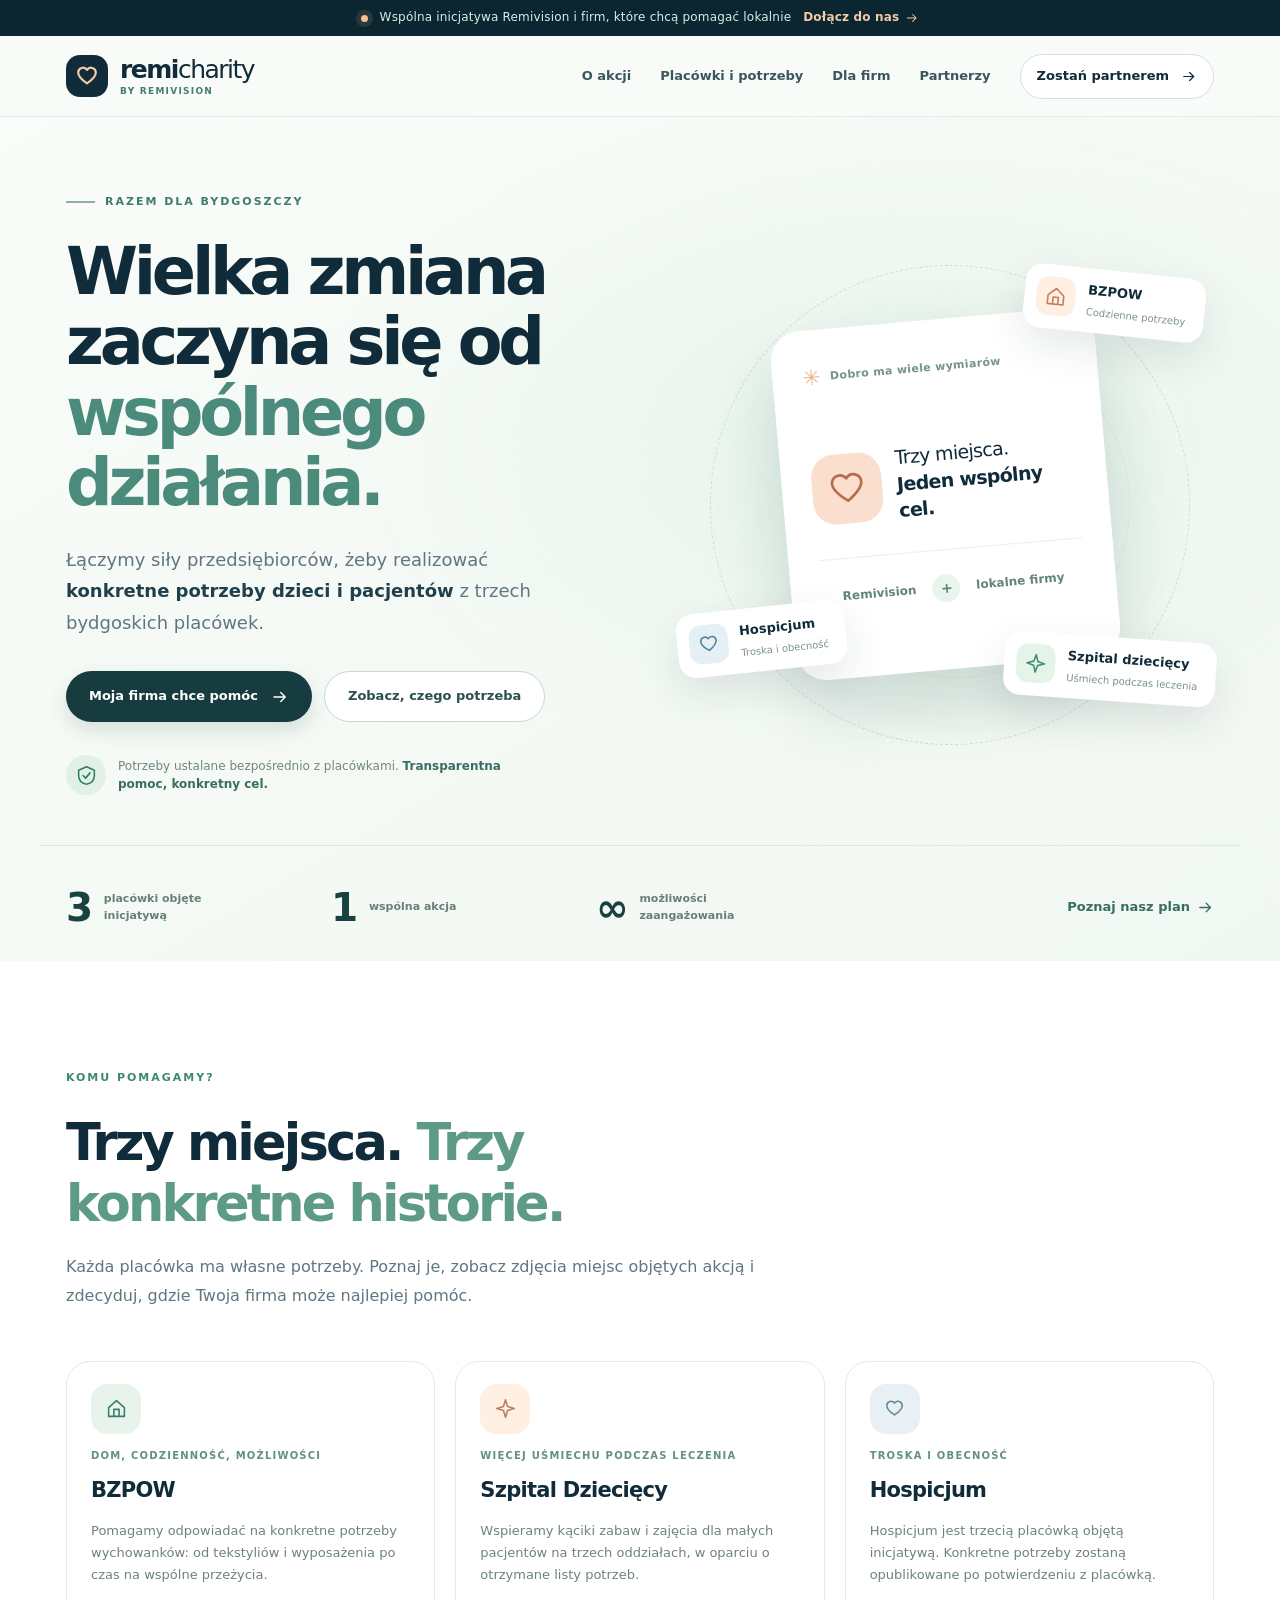
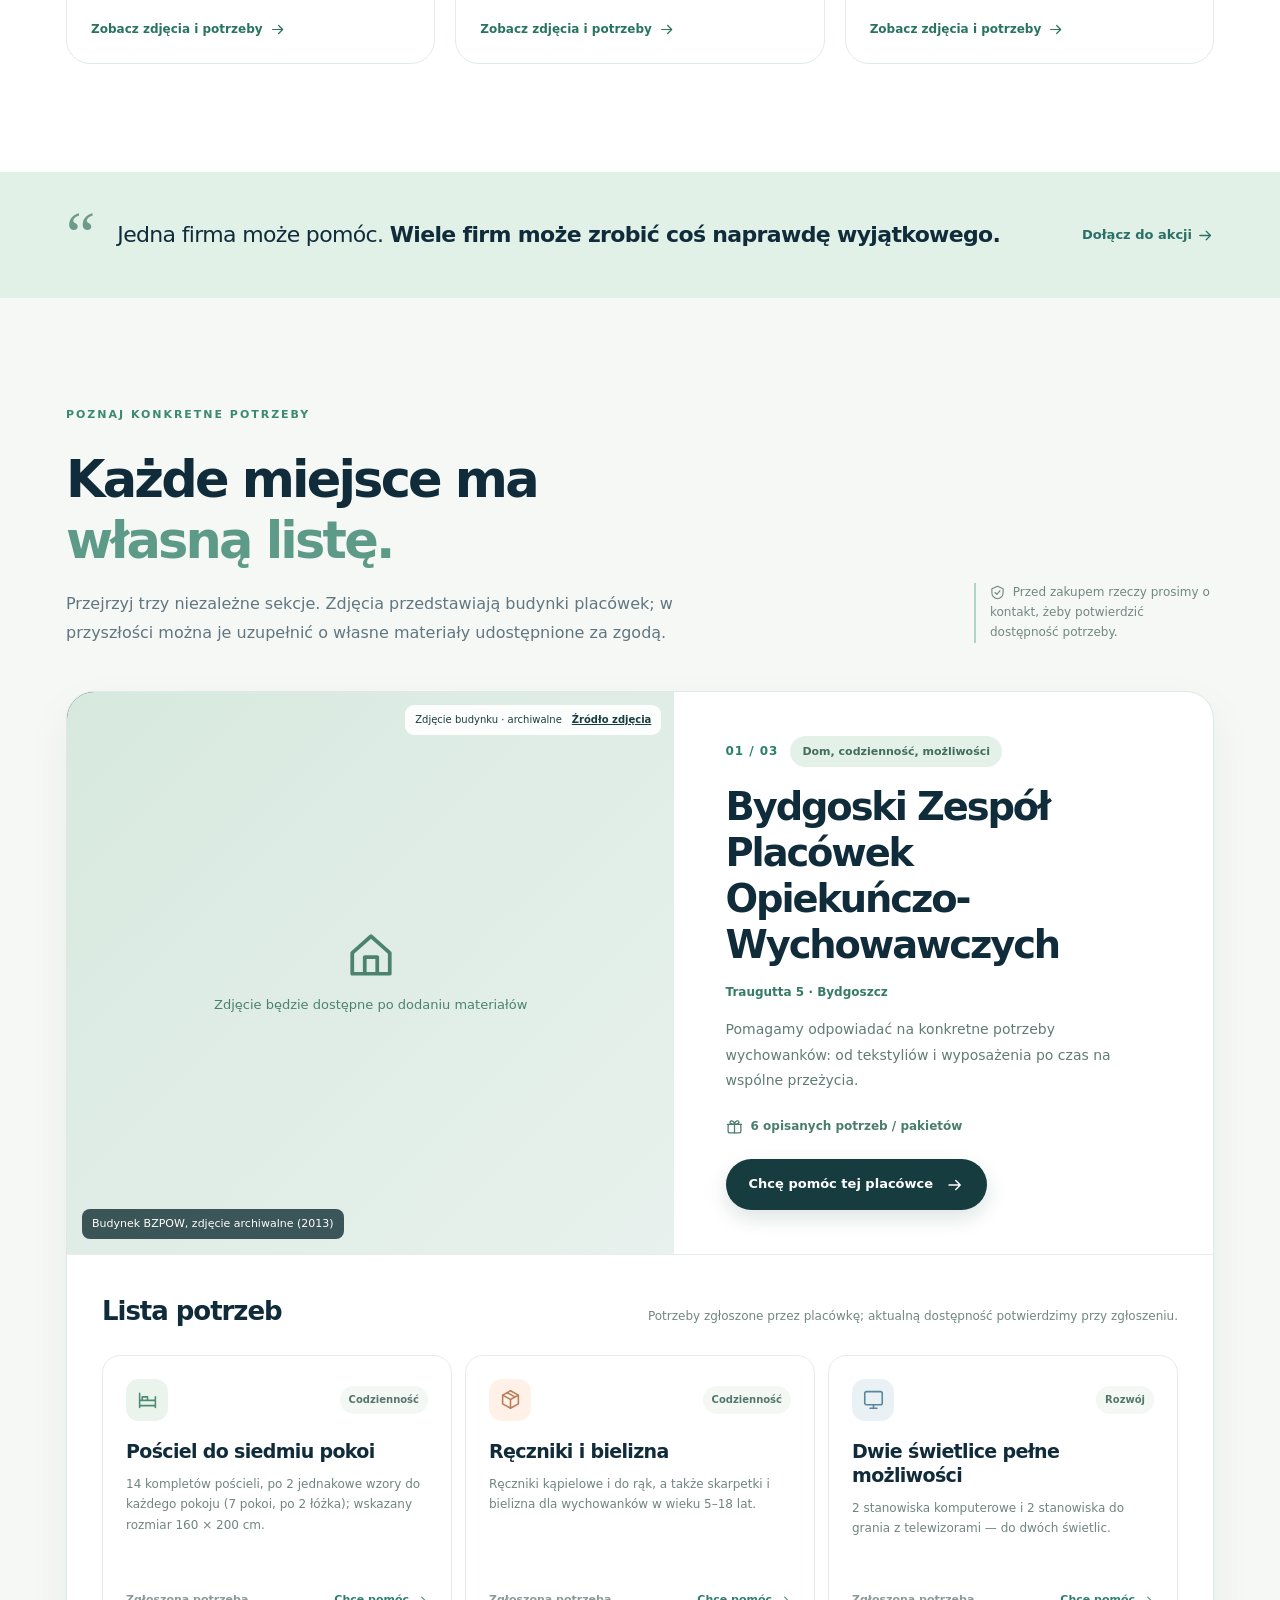
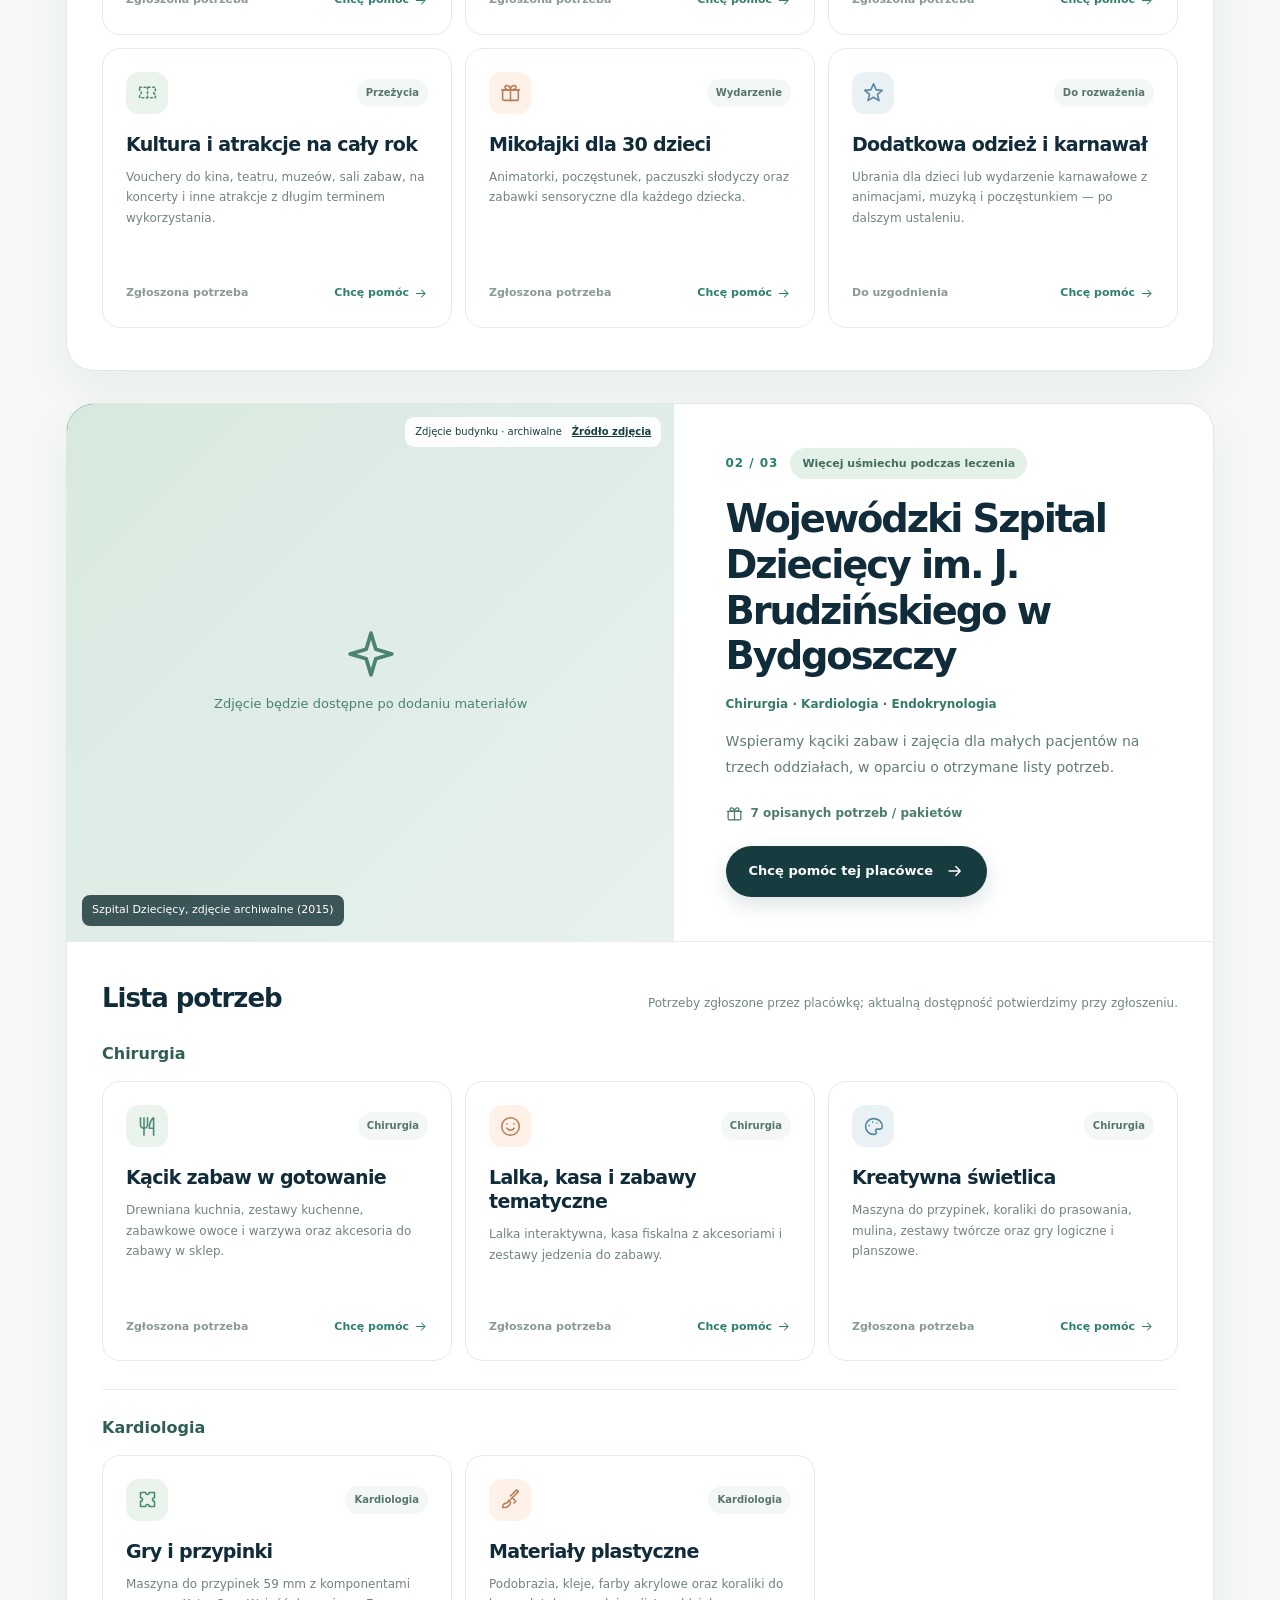
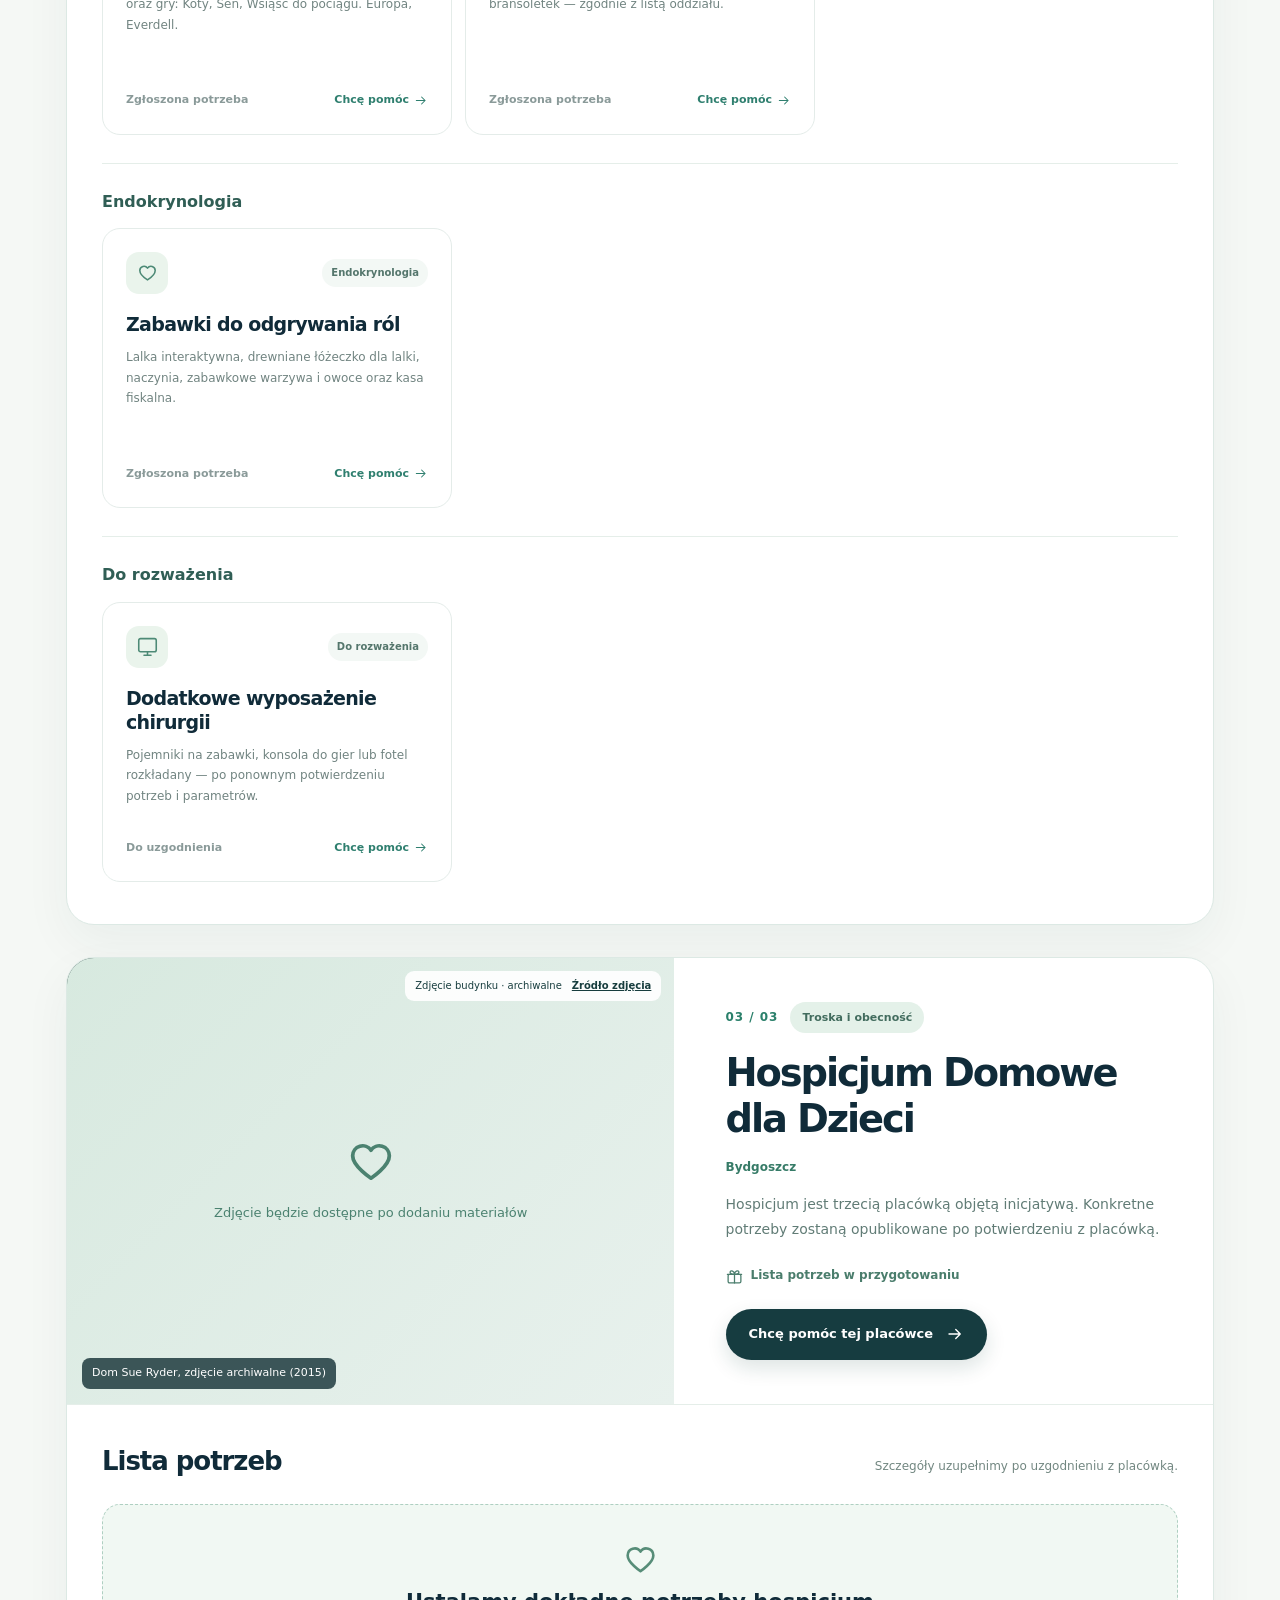
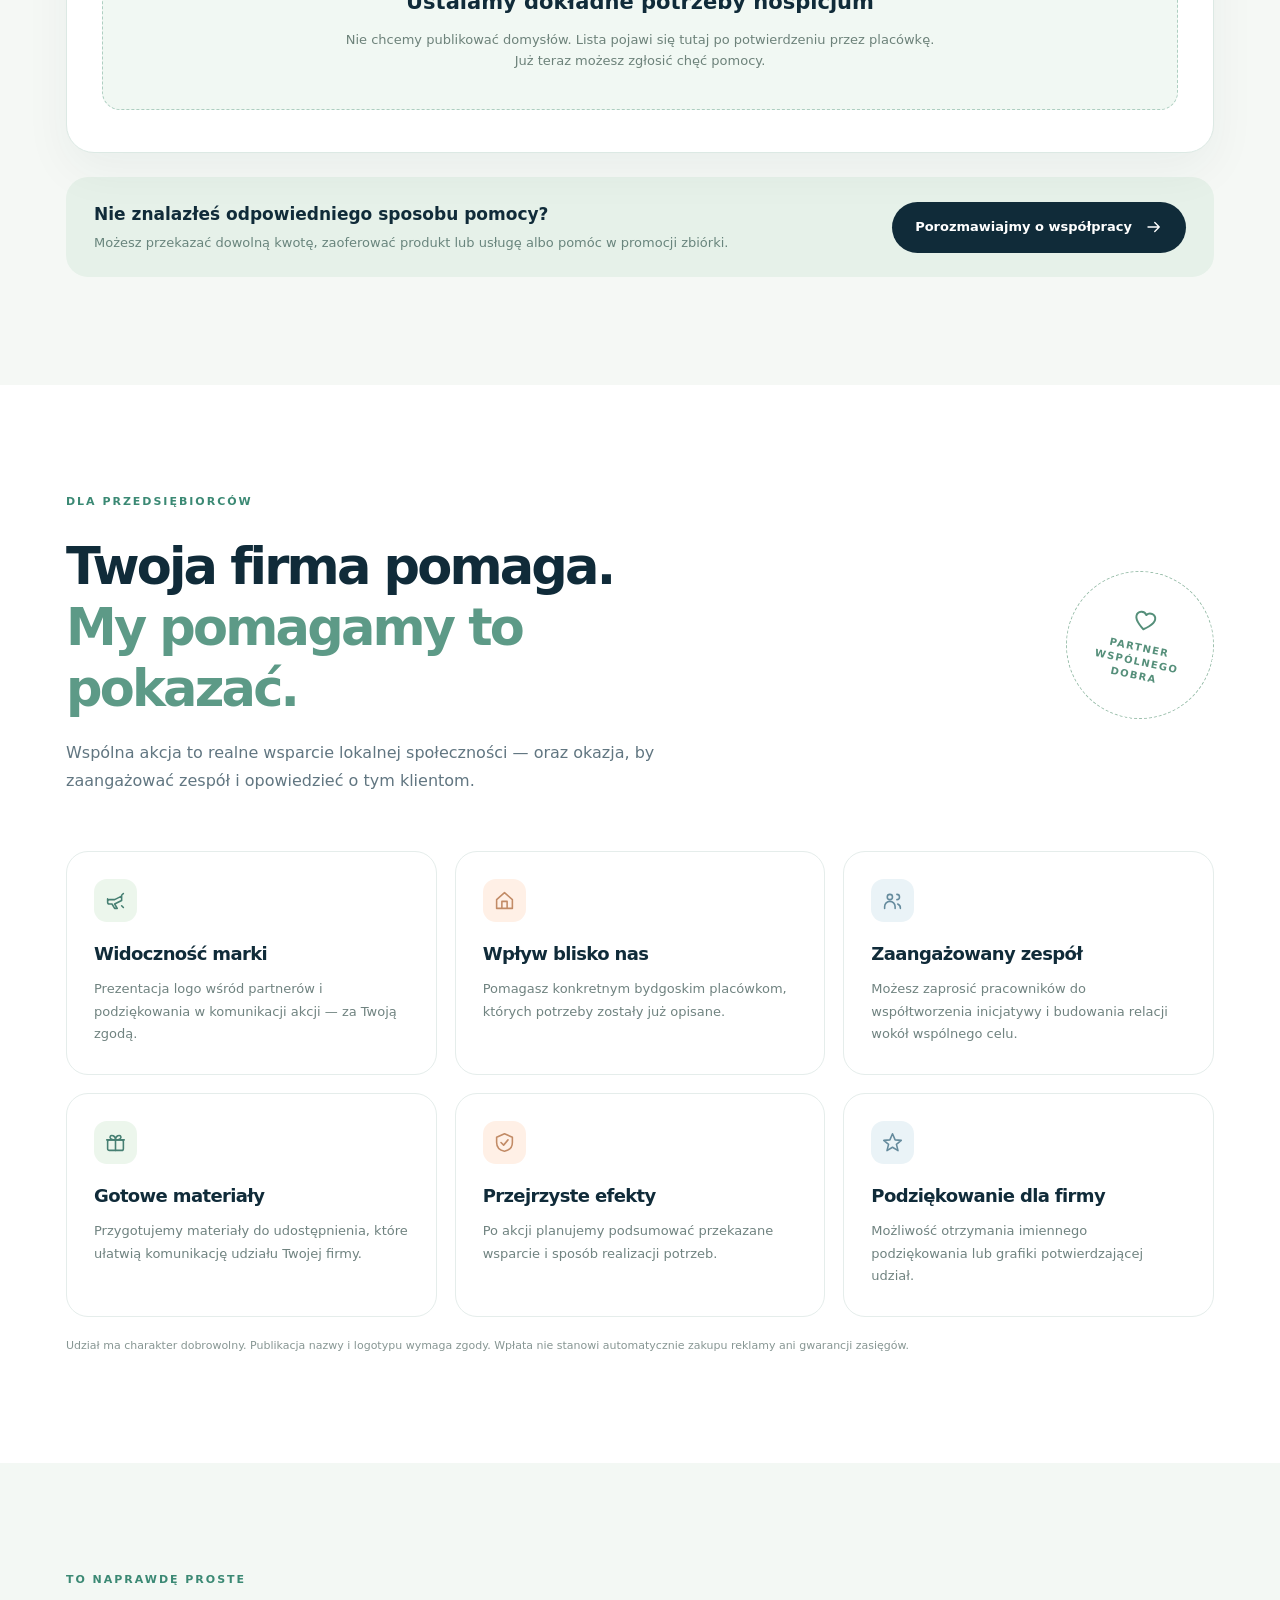
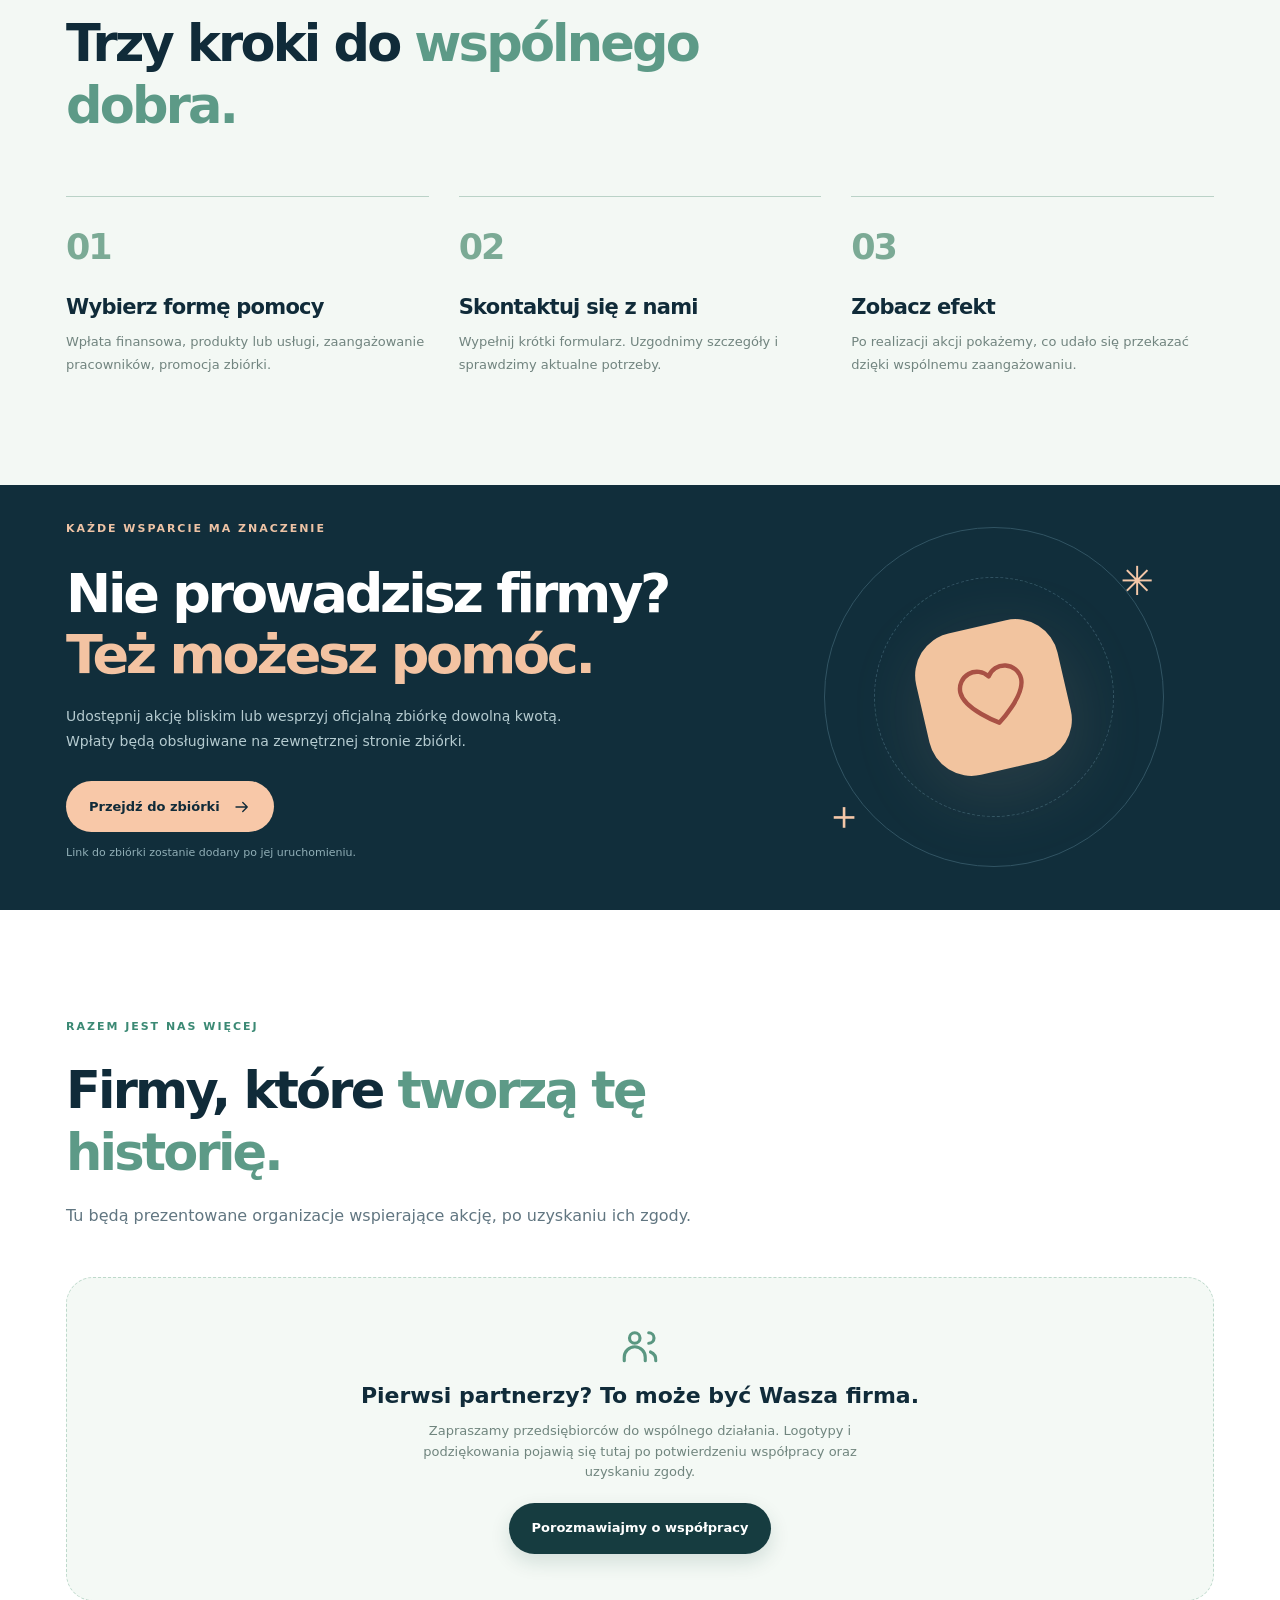
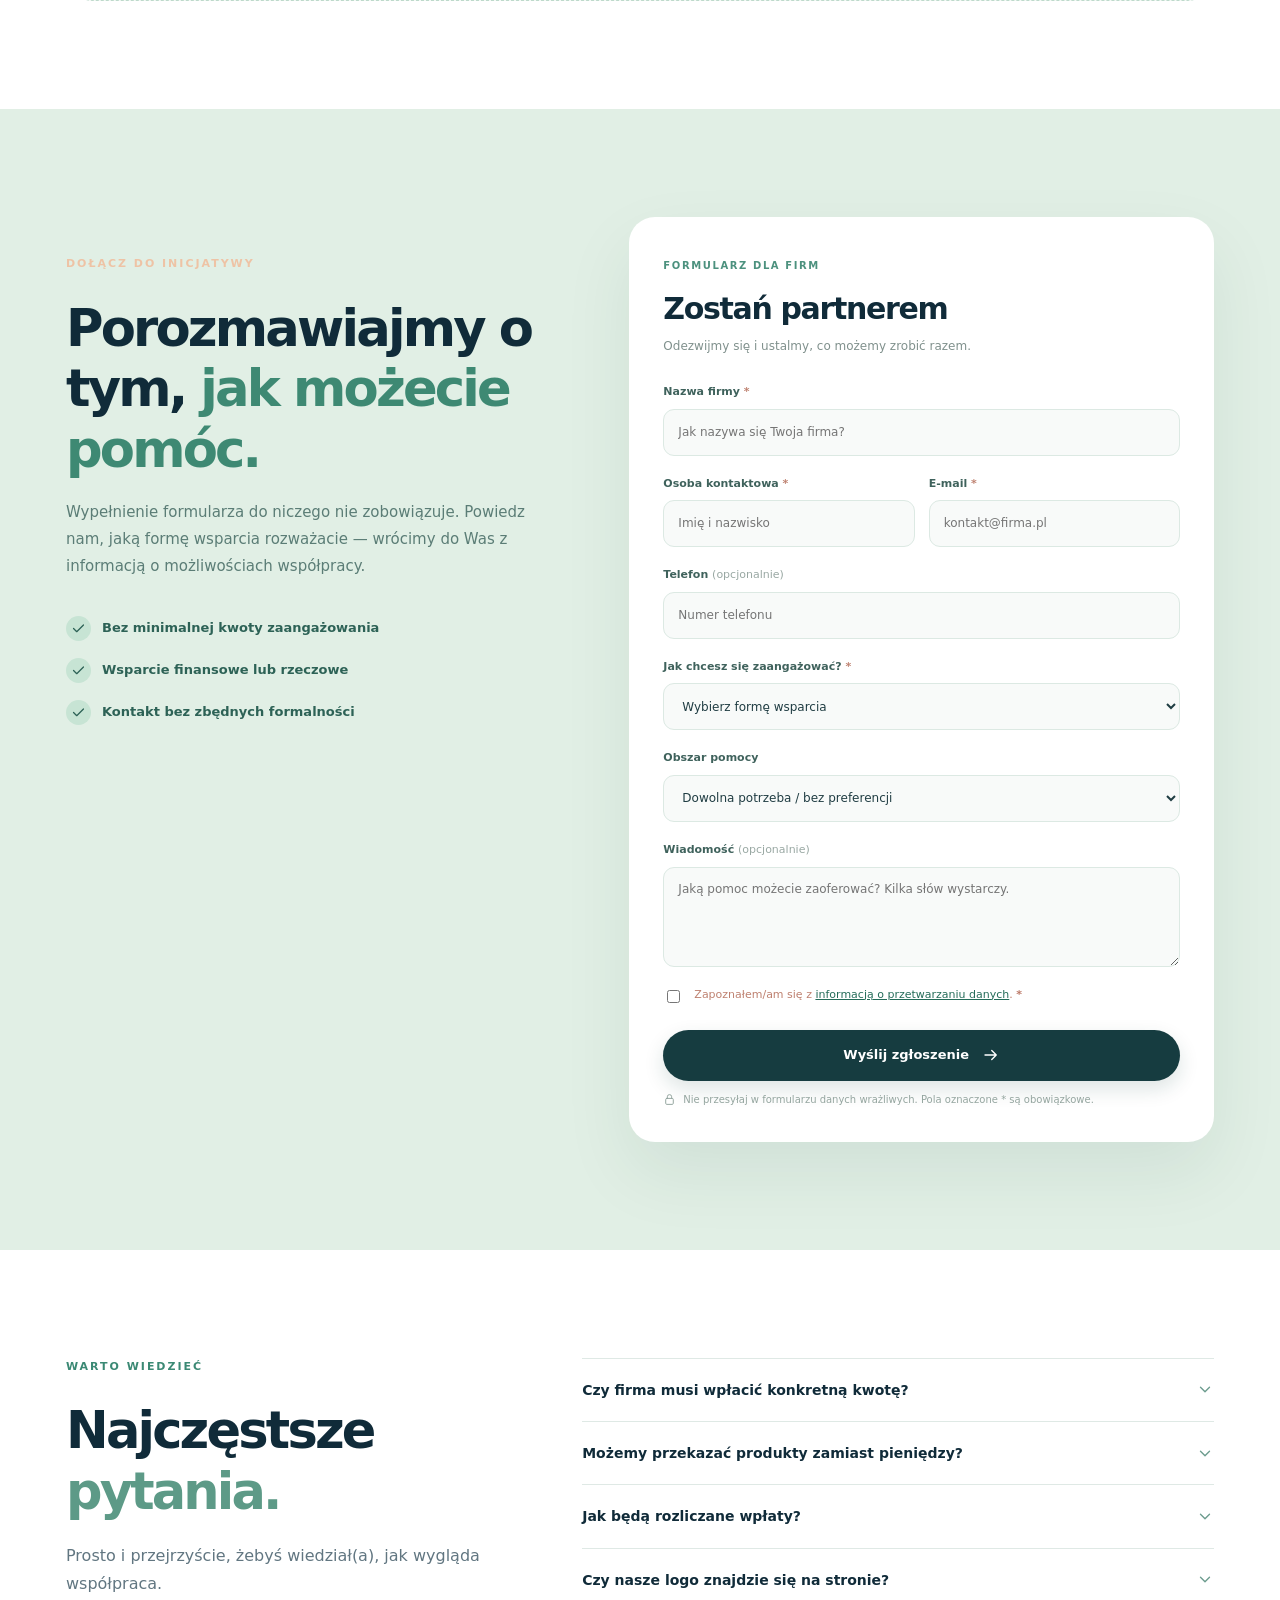
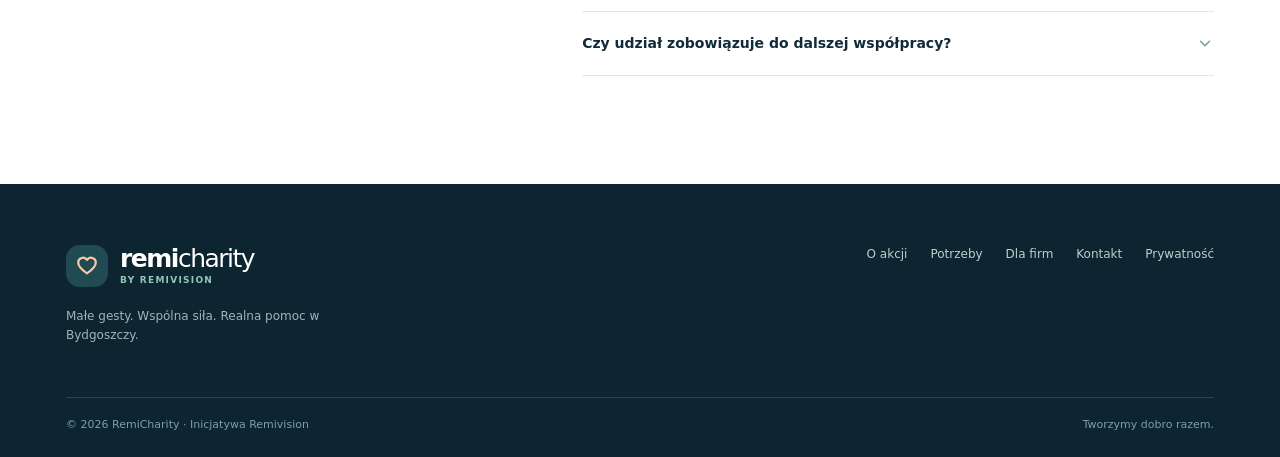
<file: remicharity-netlify/index.html>
<!doctype html>
<html lang="pl">
<head>
  <meta charset="utf-8" />
  <meta name="viewport" content="width=device-width, initial-scale=1" />
  <meta name="theme-color" content="#102b39" />
  <meta name="description" content="RemiCharity — inicjatywa Remivision. Razem z lokalnymi firmami wspieramy bydgoskie placówki opiekuńcze, szpital dziecięcy i hospicjum." />
  <meta property="og:type" content="website" />
  <meta property="og:title" content="RemiCharity | Razem dla Bydgoszczy" />
  <meta property="og:description" content="Łączymy firmy, by zamieniać konkretne potrzeby w realną pomoc. Dołącz do inicjatywy Remivision." />
  <meta property="og:image" content="/assets/og-image.png" />
  <link rel="icon" type="image/svg+xml" href="assets/favicon.svg" />
  <link rel="stylesheet" href="assets/style.css" />
  <script src="assets/content.js" defer></script>
  <script src="assets/app.js" defer></script>
  <title>RemiCharity — Razem dla Bydgoszczy | Remivision</title>
</head>
<body>
  <svg aria-hidden="true" class="icon-defs" xmlns="http://www.w3.org/2000/svg">
    <symbol id="i-arrow" viewBox="0 0 24 24"><path d="M4 12h15m-6-6 6 6-6 6"/></symbol>
    <symbol id="i-heart" viewBox="0 0 24 24"><path d="M20.8 8.5c0 5-8.8 10.8-8.8 10.8S3.2 13.5 3.2 8.5a4.8 4.8 0 0 1 8.8-2.6 4.8 4.8 0 0 1 8.8 2.6Z"/></symbol>
    <symbol id="i-sparkles" viewBox="0 0 24 24"><path d="m12 2 2.3 7.7L22 12l-7.7 2.3L12 22l-2.3-7.7L2 12l7.7-2.3L12 2Z"/></symbol>
    <symbol id="i-home" viewBox="0 0 24 24"><path d="m3 11 9-8 9 8v10H3V11Zm6 10v-8h6v8"/></symbol>
    <symbol id="i-gift" viewBox="0 0 24 24"><rect x="3" y="9" width="18" height="12" rx="2"/><path d="M12 9v12M2 9h20M12 9C7 9 5 7 6 5s6-1 6 4Zm0 0c5 0 7-2 6-4s-6-1-6 4Z"/></symbol>
    <symbol id="i-check" viewBox="0 0 24 24"><path d="m5 12 4.5 4.5L19 7"/></symbol>
    <symbol id="i-building" viewBox="0 0 24 24"><rect x="4" y="3" width="16" height="18" rx="2"/><path d="M9 21v-5h6v5M8 8h2m4 0h2M8 12h2m4 0h2"/></symbol>
    <symbol id="i-megaphone" viewBox="0 0 24 24"><path d="M3 10v4a2 2 0 0 0 2 2h3l3 5h3l-3-5 8-4V7l-8 4H5a2 2 0 0 0-2 2m16-7 2-2M19 18l2 2"/></symbol>
    <symbol id="i-users" viewBox="0 0 24 24"><circle cx="9" cy="8" r="3"/><path d="M3 21v-2a6 6 0 0 1 12 0v2M17 5a3 3 0 0 1 0 6m1 5a5 5 0 0 1 3 5"/></symbol>
    <symbol id="i-shield" viewBox="0 0 24 24"><path d="m12 2 9 4v6c0 6-4 9-9 10-5-1-9-4-9-10V6l9-4Zm-4 10 3 3 5-6"/></symbol>
    <symbol id="i-monitor" viewBox="0 0 24 24"><rect x="2" y="3" width="20" height="15" rx="2"/><path d="M8 22h8m-4-4v4"/></symbol>
    <symbol id="i-package" viewBox="0 0 24 24"><path d="m12 2 9 5v10l-9 5-9-5V7l9-5Zm-9 5 9 5 9-5M12 12v10M8 4l9 5"/></symbol>
    <symbol id="i-ticket" viewBox="0 0 24 24"><path d="M3 6h18v4a2 2 0 0 0 0 4v4H3v-4a2 2 0 0 0 0-4V6Zm9 0v12" stroke-dasharray="2 3"/></symbol>
    <symbol id="i-bed" viewBox="0 0 24 24"><path d="M3 21V5m18 16V9M3 13h18v6H3m3-6V9h6v4"/></symbol>
    <symbol id="i-utensils" viewBox="0 0 24 24"><path d="M4 2v8a4 4 0 0 0 8 0V2M8 2v20M19 22V2c-4 3-5 8-5 12h5"/></symbol>
    <symbol id="i-smile" viewBox="0 0 24 24"><circle cx="12" cy="12" r="10"/><path d="M8 14c2 3 6 3 8 0M8 9h.01M16 9h.01"/></symbol>
    <symbol id="i-palette" viewBox="0 0 24 24"><path d="M12 3a9 9 0 1 0 0 18h1c2 0 3-2 2-3s-1-3 1-3h3a3 3 0 0 0 3-3c0-5-4-9-10-9Z"/><path d="M7 11h.01M11 7h.01M16 8h.01"/></symbol>
    <symbol id="i-puzzle" viewBox="0 0 24 24"><path d="M4 4h6c0 3 4 3 4 0h6v6c-3 0-3 4 0 4v6h-6c0-3-4-3-4 0H4v-6c3 0 3-4 0-4V4Z"/></symbol>
    <symbol id="i-brush" viewBox="0 0 24 24"><path d="m14 10 7-7-2-2-7 7M12 12l2-2 4 4-2 2m-8 0c-3 0-5 2-5 5 5 1 9-2 9-6l-2-2-2 3Z"/></symbol>
    <symbol id="i-star" viewBox="0 0 24 24"><path d="m12 2 3 7 7 .6-5.5 4.6 1.8 7.1L12 17.4l-6.3 3.9 1.8-7.1L2 9.6 9 9l3-7Z"/></symbol>
    <symbol id="i-mail" viewBox="0 0 24 24"><rect x="2" y="4" width="20" height="16" rx="3"/><path d="m3 6 9 7 9-7"/></symbol>
    <symbol id="i-chevron" viewBox="0 0 24 24"><path d="m6 9 6 6 6-6"/></symbol>
    <symbol id="i-lock" viewBox="0 0 24 24"><rect x="5" y="10" width="14" height="11" rx="2"/><path d="M8 10V7a4 4 0 0 1 8 0v3"/></symbol>
    <symbol id="i-menu" viewBox="0 0 24 24"><path d="M4 7h16M4 12h16M4 17h16"/></symbol>
    <symbol id="i-close" viewBox="0 0 24 24"><path d="M5 5 19 19M19 5 5 19"/></symbol>
  </svg>
  <a class="skip" href="#main">Przejdź do treści</a>
  <div class="announcement"><span class="announcement-dot"></span> Wspólna inicjatywa Remivision i firm, które chcą pomagać lokalnie <a href="#partner">Dołącz do nas <svg class="icon"><use href="#i-arrow"/></svg></a></div>
  <header class="site-header" id="top">
    <div class="container nav-wrap">
      <a href="#top" class="brand" aria-label="RemiCharity — strona główna"><span class="brand-mark"><svg class="icon"><use href="#i-heart"/></svg></span><span>remi<span class="brand-light">charity</span><small>by Remivision</small></span></a>
      <button class="nav-toggle" aria-label="Otwórz menu" aria-expanded="false" aria-controls="main-nav"><svg class="icon"><use href="#i-menu"/></svg></button>
      <nav class="nav-links" id="main-nav" aria-label="Menu główne">
        <a href="#o-akcji">O akcji</a><a href="#potrzeby">Placówki i potrzeby</a><a href="#korzysci">Dla firm</a><a href="#partnerzy">Partnerzy</a>
        <a href="#partner" class="nav-cta">Zostań partnerem <svg class="icon"><use href="#i-arrow"/></svg></a>
      </nav>
    </div>
  </header>
  <main id="main">
    <section class="hero" aria-labelledby="hero-title">
      <div class="container hero-layout">
        <div class="hero-copy">
          <p class="eyebrow"><span class="eyebrow-line"></span> Razem dla Bydgoszczy</p>
          <h1 id="hero-title">Wielka zmiana zaczyna się od <em>wspólnego działania.</em></h1>
          <p class="hero-lede">Łączymy siły przedsiębiorców, żeby realizować <strong>konkretne potrzeby dzieci i pacjentów</strong> z trzech bydgoskich placówek.</p>
          <div class="hero-actions"><a href="#partner" class="btn btn-primary">Moja firma chce pomóc <svg class="icon"><use href="#i-arrow"/></svg></a><a href="#potrzeby" class="btn btn-outline">Zobacz, czego potrzeba</a></div>
          <div class="hero-proof"><div class="proof-icon"><svg class="icon"><use href="#i-shield"/></svg></div><p>Potrzeby ustalane bezpośrednio z placówkami. <strong>Transparentna pomoc, konkretny cel.</strong></p></div>
        </div>
        <div class="hero-art" aria-label="Trzy obszary pomocy: opieka, szpital i hospicjum">
          <div class="hero-glow"></div><div class="art-orbit orbit-one"></div><div class="art-orbit orbit-two"></div>
          <div class="art-main"><div class="art-main-heading"><span class="mini-spark">✳</span><span>Dobro ma wiele wymiarów</span></div><div class="art-center"><span class="art-heart"><svg class="icon"><use href="#i-heart"/></svg></span><span>Trzy miejsca.<br><strong>Jeden wspólny cel.</strong></span></div><div class="art-divider"></div><div class="art-bottom"><span>Remivision</span><span class="art-plus">＋</span><span>lokalne firmy</span></div></div>
          <div class="float-card float-one"><span class="float-icon peach"><svg class="icon"><use href="#i-home"/></svg></span><span><strong>BZPOW</strong><small>Codzienne potrzeby</small></span></div>
          <div class="float-card float-two"><span class="float-icon mint"><svg class="icon"><use href="#i-sparkles"/></svg></span><span><strong>Szpital dziecięcy</strong><small>Uśmiech podczas leczenia</small></span></div>
          <div class="float-card float-three"><span class="float-icon blue"><svg class="icon"><use href="#i-heart"/></svg></span><span><strong>Hospicjum</strong><small>Troska i obecność</small></span></div>
        </div>
      </div>
      <div class="container hero-stats"><div class="stat"><strong>3</strong><span>placówki objęte inicjatywą</span></div><div class="stat"><strong>1</strong><span>wspólna akcja</span></div><div class="stat"><strong>∞</strong><span>możliwości zaangażowania</span></div><div class="stat stat-link"><a href="#jak-dziala">Poznaj nasz plan <svg class="icon"><use href="#i-arrow"/></svg></a></div></div>
    </section>
    <section id="o-akcji" class="section intro-section">
      <div class="container">
        <div class="section-heading narrow">
          <p class="eyebrow dark">Komu pomagamy?</p>
          <h2>Trzy miejsca. <span>Trzy konkretne historie.</span></h2>
          <p>Każda placówka ma własne potrzeby. Poznaj je, zobacz zdjęcia miejsc objętych akcją i zdecyduj, gdzie Twoja firma może najlepiej pomóc.</p>
        </div>
        <div class="place-grid" id="places-grid" aria-label="Wybierz placówkę"></div>
      </div>
    </section>
    <section class="quote-band"><div class="container"><span class="quote-mark">“</span><p>Jedna firma może pomóc. <strong>Wiele firm może zrobić coś naprawdę wyjątkowego.</strong></p><a href="#partner">Dołącz do akcji <svg class="icon"><use href="#i-arrow"/></svg></a></div></section>
    <section id="potrzeby" class="section needs-section">
      <div class="container">
        <div class="section-top">
          <div class="section-heading">
            <p class="eyebrow dark">Poznaj konkretne potrzeby</p>
            <h2>Każde miejsce ma <span>własną listę.</span></h2>
            <p>Przejrzyj trzy niezależne sekcje. Zdjęcia przedstawiają budynki placówek; w przyszłości można je uzupełnić o własne materiały udostępnione za zgodą.</p>
          </div>
          <p class="aside-note"><svg class="icon"><use href="#i-shield"/></svg> Przed zakupem rzeczy prosimy o kontakt, żeby potwierdzić dostępność potrzeby.</p>
        </div>
        <div id="recipient-sections" class="recipient-sections"></div>
        <div class="needs-bottom"><div><strong>Nie znalazłeś odpowiedniego sposobu pomocy?</strong><p>Możesz przekazać dowolną kwotę, zaoferować produkt lub usługę albo pomóc w promocji zbiórki.</p></div><a href="#partner" class="btn btn-dark">Porozmawiajmy o współpracy <svg class="icon"><use href="#i-arrow"/></svg></a></div>
      </div>
    </section>
    <section id="korzysci" class="section business-section"><div class="container"><div class="business-head"><div class="section-heading"><p class="eyebrow dark">Dla przedsiębiorców</p><h2>Twoja firma pomaga.<br><span>My pomagamy to pokazać.</span></h2><p>Wspólna akcja to realne wsparcie lokalnej społeczności — oraz okazja, by zaangażować zespół i opowiedzieć o tym klientom.</p></div><div class="stamp"><svg class="icon"><use href="#i-heart"/></svg><span>PARTNER<br>WSPÓLNEGO<br>DOBRA</span></div></div>
      <div class="benefits-grid">
        <article class="benefit"><span class="benefit-icon"><svg class="icon"><use href="#i-megaphone"/></svg></span><h3>Widoczność marki</h3><p>Prezentacja logo wśród partnerów i podziękowania w komunikacji akcji — za Twoją zgodą.</p></article>
        <article class="benefit"><span class="benefit-icon"><svg class="icon"><use href="#i-home"/></svg></span><h3>Wpływ blisko nas</h3><p>Pomagasz konkretnym bydgoskim placówkom, których potrzeby zostały już opisane.</p></article>
        <article class="benefit"><span class="benefit-icon"><svg class="icon"><use href="#i-users"/></svg></span><h3>Zaangażowany zespół</h3><p>Możesz zaprosić pracowników do współtworzenia inicjatywy i budowania relacji wokół wspólnego celu.</p></article>
        <article class="benefit"><span class="benefit-icon"><svg class="icon"><use href="#i-gift"/></svg></span><h3>Gotowe materiały</h3><p>Przygotujemy materiały do udostępnienia, które ułatwią komunikację udziału Twojej firmy.</p></article>
        <article class="benefit"><span class="benefit-icon"><svg class="icon"><use href="#i-shield"/></svg></span><h3>Przejrzyste efekty</h3><p>Po akcji planujemy podsumować przekazane wsparcie i sposób realizacji potrzeb.</p></article>
        <article class="benefit"><span class="benefit-icon"><svg class="icon"><use href="#i-star"/></svg></span><h3>Podziękowanie dla firmy</h3><p>Możliwość otrzymania imiennego podziękowania lub grafiki potwierdzającej udział.</p></article>
      </div><p class="benefit-disclaimer">Udział ma charakter dobrowolny. Publikacja nazwy i logotypu wymaga zgody. Wpłata nie stanowi automatycznie zakupu reklamy ani gwarancji zasięgów.</p>
      </div></section>
    <section id="jak-dziala" class="section how-section"><div class="container"><div class="section-heading narrow"><p class="eyebrow dark">To naprawdę proste</p><h2>Trzy kroki do <span>wspólnego dobra.</span></h2></div><div class="steps">
      <article class="step"><span class="step-index">01</span><h3>Wybierz formę pomocy</h3><p>Wpłata finansowa, produkty lub usługi, zaangażowanie pracowników, promocja zbiórki.</p></article>
      <article class="step"><span class="step-index">02</span><h3>Skontaktuj się z nami</h3><p>Wypełnij krótki formularz. Uzgodnimy szczegóły i sprawdzimy aktualne potrzeby.</p></article>
      <article class="step"><span class="step-index">03</span><h3>Zobacz efekt</h3><p>Po realizacji akcji pokażemy, co udało się przekazać dzięki wspólnemu zaangażowaniu.</p></article>
      </div></div></section>
    <section class="donation-section" id="wesprzyj"><div class="container donation-wrap"><div><p class="eyebrow soft">Każde wsparcie ma znaczenie</p><h2>Nie prowadzisz firmy?<br><em>Też możesz pomóc.</em></h2><p>Udostępnij akcję bliskim lub wesprzyj oficjalną zbiórkę dowolną kwotą. Wpłaty będą obsługiwane na zewnętrznej stronie zbiórki.</p><a href="#" class="btn btn-peach" data-donate>Przejdź do zbiórki <svg class="icon"><use href="#i-arrow"/></svg></a><p class="donation-hint" id="donation-hint">Link do zbiórki zostanie dodany po jej uruchomieniu.</p><div class="fundraise-widget" id="fundraise-widget" hidden><div class="fundraise-stats"><strong id="amount-raised"></strong><span id="target-amount"></span></div><div class="fundraise-track"><span id="fundraise-bar"></span></div><small>Kwoty aktualizowane ręcznie przez organizatora.</small></div></div><div class="donation-visual" aria-hidden="true"><span class="visual-ring ring-a"></span><span class="visual-ring ring-b"></span><span class="visual-heart"><svg class="icon"><use href="#i-heart"/></svg></span><span class="visual-tiny one">✳</span><span class="visual-tiny two">＋</span></div></div></section>
    <section id="partnerzy" class="section partners-section"><div class="container"><div class="section-heading narrow"><p class="eyebrow dark">Razem jest nas więcej</p><h2>Firmy, które <span>tworzą tę historię.</span></h2><p>Tu będą prezentowane organizacje wspierające akcję, po uzyskaniu ich zgody.</p></div><div id="partners-grid" class="partners-grid"></div></div></section>
    <section id="partner" class="section contact-section"><div class="container contact-grid"><div class="contact-copy"><p class="eyebrow soft">Dołącz do inicjatywy</p><h2>Porozmawiajmy o tym, <em>jak możecie pomóc.</em></h2><p>Wypełnienie formularza do niczego nie zobowiązuje. Powiedz nam, jaką formę wsparcia rozważacie — wrócimy do Was z informacją o możliwościach współpracy.</p><div class="contact-list"><div><svg class="icon"><use href="#i-check"/></svg><span>Bez minimalnej kwoty zaangażowania</span></div><div><svg class="icon"><use href="#i-check"/></svg><span>Wsparcie finansowe lub rzeczowe</span></div><div><svg class="icon"><use href="#i-check"/></svg><span>Kontakt bez zbędnych formalności</span></div></div><div class="contact-email" id="contact-email-wrap" hidden><svg class="icon"><use href="#i-mail"/></svg><a id="contact-email" href="#"></a></div></div>
      <div class="form-card"><div class="form-head"><span>FORMULARZ DLA FIRM</span><h3>Zostań partnerem</h3><p>Odezwijmy się i ustalmy, co możemy zrobić razem.</p></div>
      <form name="partnerzy-remicharity" method="POST" action="/dziekujemy.html" data-netlify="true" netlify-honeypot="bot-field" id="partner-form">
        <input type="hidden" name="form-name" value="partnerzy-remicharity" /><input type="hidden" name="zrodlo" id="lead-source" value="" />
        <p class="bot-field"><label>Nie wypełniaj tego pola <input name="bot-field" autocomplete="off" /></label></p>
        <label for="company">Nazwa firmy <span>*</span></label><input id="company" name="firma" type="text" required maxlength="160" placeholder="Jak nazywa się Twoja firma?" />
        <div class="form-two"><div><label for="person">Osoba kontaktowa <span>*</span></label><input id="person" name="osoba" type="text" required maxlength="100" placeholder="Imię i nazwisko" /></div><div><label for="email">E-mail <span>*</span></label><input id="email" name="email" type="email" required maxlength="180" placeholder="kontakt@firma.pl" /></div></div>
        <label for="phone">Telefon <span class="optional">(opcjonalnie)</span></label><input id="phone" name="telefon" type="tel" maxlength="40" placeholder="Numer telefonu" />
        <label for="support">Jak chcesz się zaangażować? <span>*</span></label><select id="support" name="forma_pomocy" required><option value="" disabled selected>Wybierz formę wsparcia</option><option value="finansowo">Wpłata finansowa</option><option value="rzeczowo">Produkty lub usługi</option><option value="promocja">Promocja zbiórki</option><option value="pracownicy">Zaangażowanie pracowników</option><option value="porozmawiajmy">Chcę omówić możliwości</option></select>
        <label for="purpose">Obszar pomocy</label><select id="purpose" name="obszar"><option value="dowolny">Dowolna potrzeba / bez preferencji</option><option value="bzpow">BZPOW – Traugutta 5</option><option value="szpital">Szpital Dziecięcy</option><option value="hospicjum">Hospicjum (potrzeby do potwierdzenia)</option></select>
        <label for="note">Wiadomość <span class="optional">(opcjonalnie)</span></label><textarea id="note" name="wiadomosc" rows="3" maxlength="2500" placeholder="Jaką pomoc możecie zaoferować? Kilka słów wystarczy."></textarea>
        <label class="consent"><input name="potwierdzenie_zapoznania" type="checkbox" required value="tak" /><span>Zapoznałem/am się z <a href="polityka-prywatnosci.html" target="_blank" rel="noopener">informacją o przetwarzaniu danych</a>. <strong>*</strong></span></label>
        <button type="submit" class="btn btn-primary form-submit">Wyślij zgłoszenie <svg class="icon"><use href="#i-arrow"/></svg></button><p class="form-footnote"><svg class="icon"><use href="#i-lock"/></svg> Nie przesyłaj w formularzu danych wrażliwych. Pola oznaczone * są obowiązkowe.</p>
      </form></div></div></section>
    <section class="section faq-section"><div class="container faq-grid"><div class="section-heading"><p class="eyebrow dark">Warto wiedzieć</p><h2>Najczęstsze <span>pytania.</span></h2><p>Prosto i przejrzyście, żebyś wiedział(a), jak wygląda współpraca.</p></div><div class="faq-list"><details><summary>Czy firma musi wpłacić konkretną kwotę? <svg class="icon"><use href="#i-chevron"/></svg></summary><p>Nie. Liczy się każda forma wsparcia: finansowa, rzeczowa, usługowa czy promocyjna. Szczegóły uzgadniamy indywidualnie.</p></details><details><summary>Możemy przekazać produkty zamiast pieniędzy? <svg class="icon"><use href="#i-chevron"/></svg></summary><p>Tak. Najpierw prosimy o kontakt przez formularz, aby potwierdzić aktualne potrzeby placówek i uniknąć duplikowania zakupów.</p></details><details><summary>Jak będą rozliczane wpłaty? <svg class="icon"><use href="#i-chevron"/></svg></summary><p id="allocation-faq">Formalny organizator zbiórki i zasady podziału środków zostaną opublikowane przed uruchomieniem wpłat. Nie deklarujemy automatycznie ulg podatkowych.</p></details><details><summary>Czy nasze logo znajdzie się na stronie? <svg class="icon"><use href="#i-chevron"/></svg></summary><p>Możemy pokazać nazwę i logotyp firmy w sekcji partnerów oraz podziękować za wsparcie — po uzyskaniu zgody.</p></details><details><summary>Czy udział zobowiązuje do dalszej współpracy? <svg class="icon"><use href="#i-chevron"/></svg></summary><p>Nie. Udział w akcji jest dobrowolny i zakres zaangażowania ustalamy wspólnie.</p></details></div></div></section>
  </main>
  <footer class="footer"><div class="container"><div class="footer-top"><div><a href="#top" class="brand footer-brand"><span class="brand-mark"><svg class="icon"><use href="#i-heart"/></svg></span><span>remi<span class="brand-light">charity</span><small>by Remivision</small></span></a><p>Małe gesty. Wspólna siła. Realna pomoc w Bydgoszczy.</p></div><div class="footer-links"><a href="#o-akcji">O akcji</a><a href="#potrzeby">Potrzeby</a><a href="#korzysci">Dla firm</a><a href="#partner">Kontakt</a><a href="polityka-prywatnosci.html">Prywatność</a></div></div><div class="footer-bottom"><span>© <span id="year"></span> RemiCharity · Inicjatywa Remivision</span><span>Tworzymy dobro razem.</span></div></div></footer>
  <div class="dialog-backdrop" id="link-dialog" hidden><div class="dialog" role="dialog" aria-modal="true" aria-labelledby="dialog-title"><button type="button" class="dialog-close" aria-label="Zamknij"><svg class="icon"><use href="#i-close"/></svg></button><span class="dialog-icon"><svg class="icon"><use href="#i-heart"/></svg></span><h2 id="dialog-title">Zbiórka już w przygotowaniu</h2><p>Przycisk wpłaty zostanie aktywowany, gdy dodamy zweryfikowany link do zbiórki. Na razie możesz zgłosić firmę jako partnera.</p><a href="#partner" class="btn btn-primary dialog-action">Zostań partnerem <svg class="icon"><use href="#i-arrow"/></svg></a></div></div>
</body>
</html>
</file>
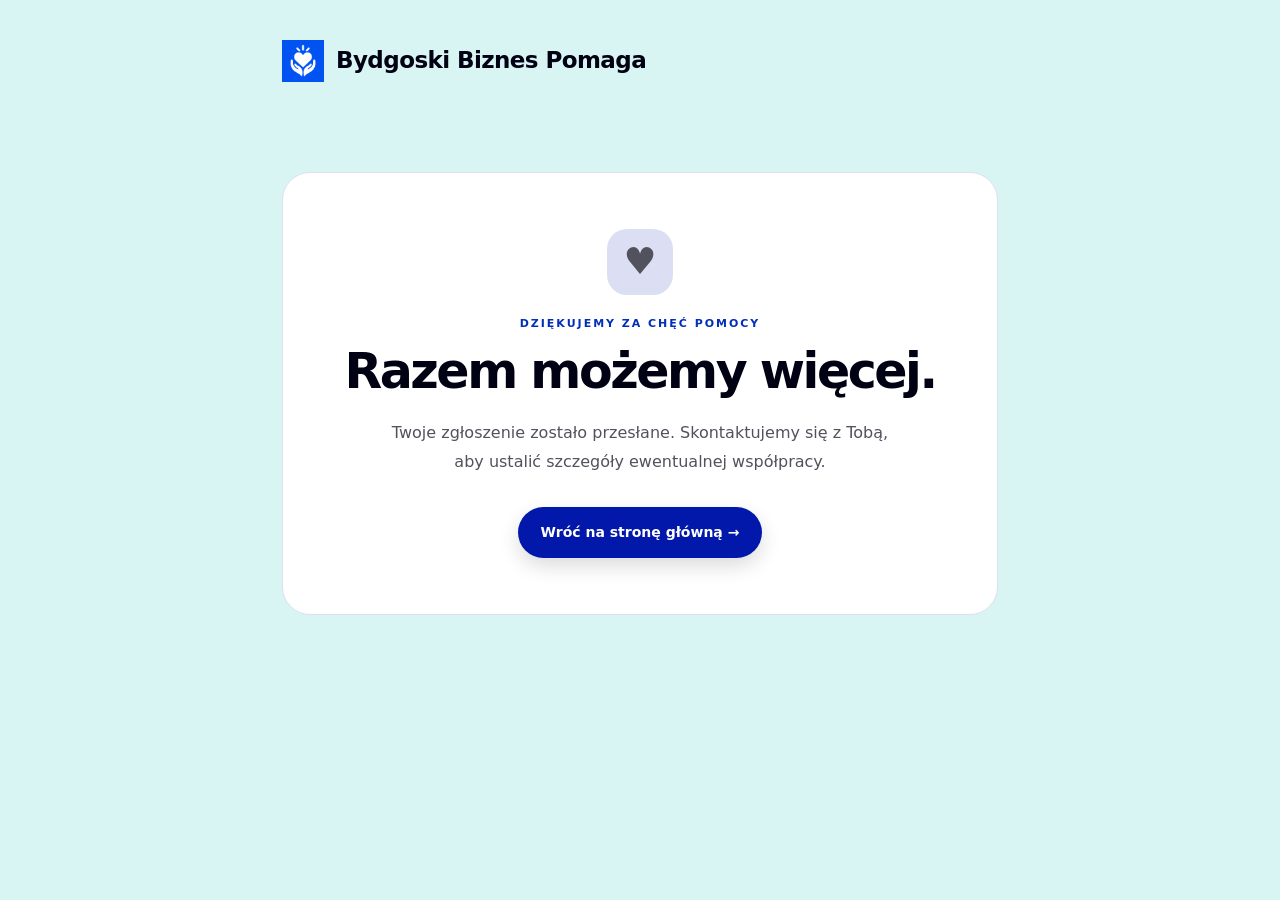
<file: dziekujemy.html>
<!doctype html><html lang="pl"><head><meta charset="utf-8"/><meta name="viewport" content="width=device-width,initial-scale=1"/><meta name="robots" content="noindex"/><link rel="icon" href="assets/favicon-akcji.ico?v=serce" /><link rel="stylesheet" href="assets/style.css"/><title>Dziękujemy za zgłoszenie | Bydgoski Biznes Pomaga</title></head><body class="thanks-body"><main class="thanks-shell"><a class="brand" href="index.html"><img class="campaign-mark" src="assets/logo-akcji.webp?v=serce" width="256" height="256" alt="" /><span class="brand-name">Bydgoski Biznes Pomaga</span></a><div class="thanks-card"><span class="thanks-heart">♥</span><p class="eyebrow dark">Dziękujemy za chęć pomocy</p><h1>Razem możemy więcej.</h1><p>Twoje zgłoszenie zostało przesłane. Skontaktujemy się z Tobą, aby ustalić szczegóły ewentualnej współpracy.</p><a href="index.html" class="btn btn-primary">Wróć na stronę główną →</a></div></main></body></html>
</file>
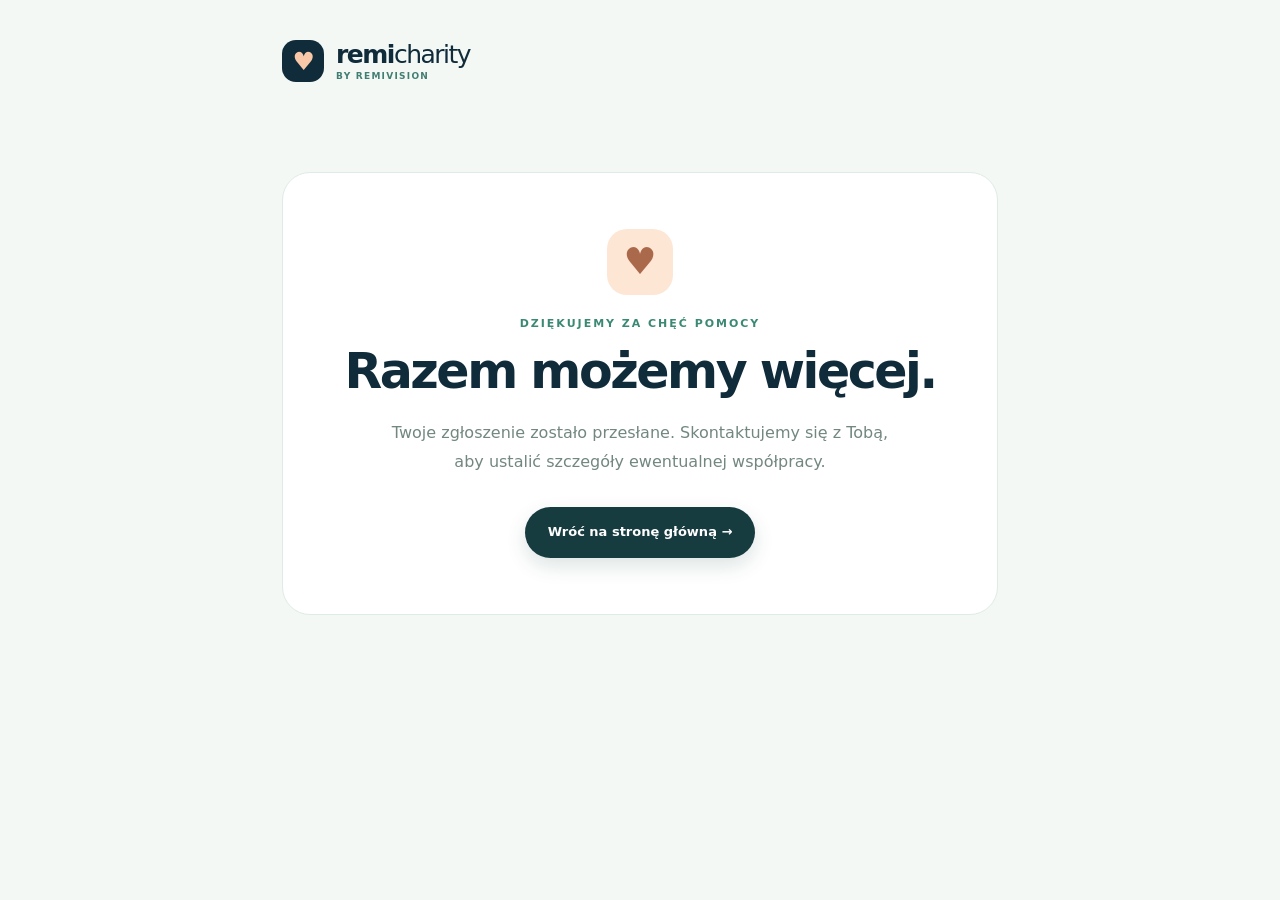
<file: remicharity-netlify/dziekujemy.html>
<!doctype html><html lang="pl"><head><meta charset="utf-8"/><meta name="viewport" content="width=device-width,initial-scale=1"/><meta name="robots" content="noindex"/><link rel="icon" type="image/svg+xml" href="assets/favicon.svg"/><link rel="stylesheet" href="assets/style.css"/><title>Dziękujemy za zgłoszenie | RemiCharity</title></head><body class="thanks-body"><main class="thanks-shell"><a class="brand" href="index.html"><span class="brand-mark">♥</span><span>remi<span class="brand-light">charity</span><small>by Remivision</small></span></a><div class="thanks-card"><span class="thanks-heart">♥</span><p class="eyebrow dark">Dziękujemy za chęć pomocy</p><h1>Razem możemy więcej.</h1><p>Twoje zgłoszenie zostało przesłane. Skontaktujemy się z Tobą, aby ustalić szczegóły ewentualnej współpracy.</p><a href="index.html" class="btn btn-primary">Wróć na stronę główną →</a></div></main></body></html>
</file>
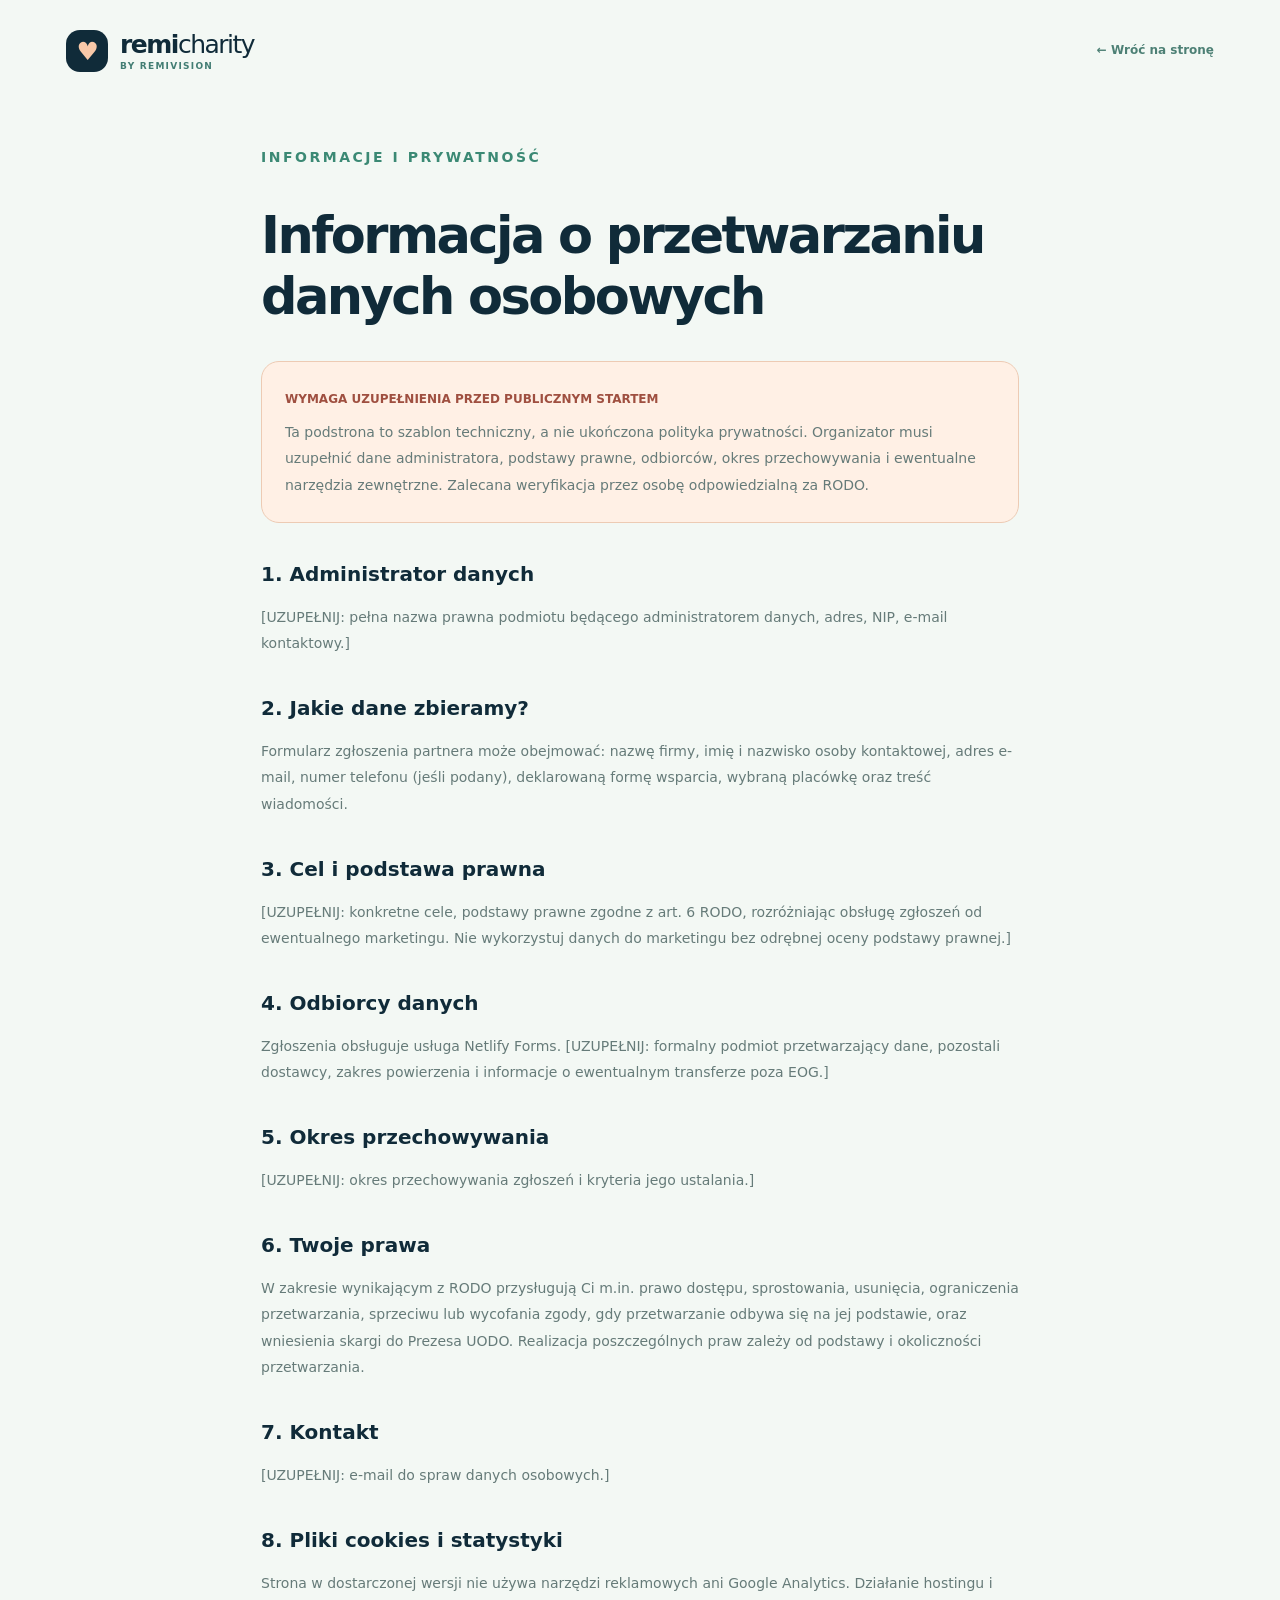
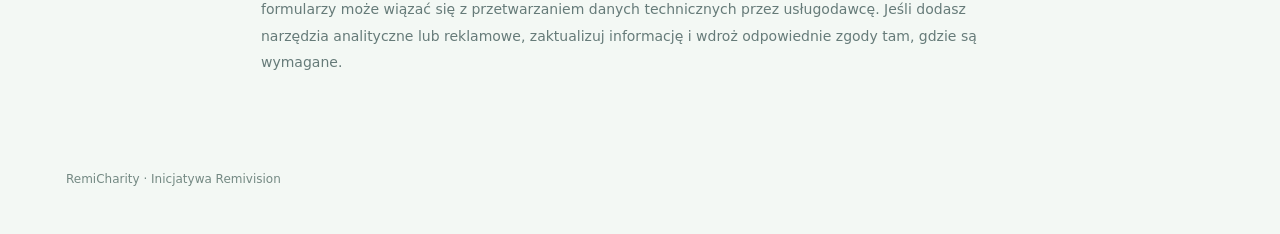
<file: remicharity-netlify/polityka-prywatnosci.html>
<!doctype html><html lang="pl"><head><meta charset="utf-8"/><meta name="viewport" content="width=device-width,initial-scale=1"/><meta name="robots" content="noindex,nofollow"/><link rel="icon" type="image/svg+xml" href="assets/favicon.svg"/><link rel="stylesheet" href="assets/style.css"/><title>Informacja o przetwarzaniu danych | RemiCharity</title></head><body class="legal-body"><header class="legal-header container"><a href="index.html" class="brand"><span class="brand-mark">♥</span><span>remi<span class="brand-light">charity</span><small>by Remivision</small></span></a><a href="index.html" class="text-link">← Wróć na stronę</a></header><main class="legal-content container"><p class="eyebrow dark">Informacje i prywatność</p><h1>Informacja o przetwarzaniu danych osobowych</h1><div class="legal-warning"><strong>WYMAGA UZUPEŁNIENIA PRZED PUBLICZNYM STARTEM</strong><p>Ta podstrona to szablon techniczny, a nie ukończona polityka prywatności. Organizator musi uzupełnić dane administratora, podstawy prawne, odbiorców, okres przechowywania i ewentualne narzędzia zewnętrzne. Zalecana weryfikacja przez osobę odpowiedzialną za RODO.</p></div><h2>1. Administrator danych</h2><p>[UZUPEŁNIJ: pełna nazwa prawna podmiotu będącego administratorem danych, adres, NIP, e-mail kontaktowy.]</p><h2>2. Jakie dane zbieramy?</h2><p>Formularz zgłoszenia partnera może obejmować: nazwę firmy, imię i nazwisko osoby kontaktowej, adres e-mail, numer telefonu (jeśli podany), deklarowaną formę wsparcia, wybraną placówkę oraz treść wiadomości.</p><h2>3. Cel i podstawa prawna</h2><p>[UZUPEŁNIJ: konkretne cele, podstawy prawne zgodne z art. 6 RODO, rozróżniając obsługę zgłoszeń od ewentualnego marketingu. Nie wykorzystuj danych do marketingu bez odrębnej oceny podstawy prawnej.]</p><h2>4. Odbiorcy danych</h2><p>Zgłoszenia obsługuje usługa Netlify Forms. [UZUPEŁNIJ: formalny podmiot przetwarzający dane, pozostali dostawcy, zakres powierzenia i informacje o ewentualnym transferze poza EOG.]</p><h2>5. Okres przechowywania</h2><p>[UZUPEŁNIJ: okres przechowywania zgłoszeń i kryteria jego ustalania.]</p><h2>6. Twoje prawa</h2><p>W zakresie wynikającym z RODO przysługują Ci m.in. prawo dostępu, sprostowania, usunięcia, ograniczenia przetwarzania, sprzeciwu lub wycofania zgody, gdy przetwarzanie odbywa się na jej podstawie, oraz wniesienia skargi do Prezesa UODO. Realizacja poszczególnych praw zależy od podstawy i okoliczności przetwarzania.</p><h2>7. Kontakt</h2><p>[UZUPEŁNIJ: e-mail do spraw danych osobowych.]</p><h2>8. Pliki cookies i statystyki</h2><p>Strona w dostarczonej wersji nie używa narzędzi reklamowych ani Google Analytics. Działanie hostingu i formularzy może wiązać się z przetwarzaniem danych technicznych przez usługodawcę. Jeśli dodasz narzędzia analityczne lub reklamowe, zaktualizuj informację i wdroż odpowiednie zgody tam, gdzie są wymagane.</p></main><footer class="container legal-footer">RemiCharity · Inicjatywa Remivision</footer></body></html>
</file>
<file: remicharity-netlify/assets/style.css>
:root{--ink:#102b39;--ink2:#23404a;--night:#102b39;--night-deep:#0b202c;--muted:#617681;--line:#dfebe9;--paper:#f8fbf8;--white:#fff;--peach:#f8c8a8;--peach-light:#fff1e5;--mint:#d6eee2;--mint2:#eff9f0;--sky:#dfeff5;--teal:#427d73;--shadow:0 24px 75px rgba(22,58,69,.09);--radius:24px}
*{box-sizing:border-box}[hidden]{display:none!important}html{scroll-behavior:smooth;scroll-padding-top:88px}body{margin:0;background:var(--paper);color:var(--ink);font:16px/1.6 system-ui,-apple-system,BlinkMacSystemFont,"Segoe UI",sans-serif;-webkit-font-smoothing:antialiased}a{color:inherit;text-decoration:none}button,input,select,textarea{font:inherit}button{cursor:pointer}svg{display:block}.icon-defs{position:absolute;width:0;height:0;overflow:hidden}.icon{width:21px;height:21px;flex-shrink:0;fill:none;stroke:currentColor;stroke-width:1.8;stroke-linecap:round;stroke-linejoin:round}.container{max-width:1200px;margin:0 auto;padding:0 26px}.skip{position:absolute;left:-999px;top:0;background:#fff;padding:12px;z-index:100}.skip:focus{left:10px}.announcement{background:#0b2531;color:#dcece7;min-height:36px;display:flex;align-items:center;justify-content:center;flex-wrap:wrap;gap:12px;padding:7px 20px;font-size:12px;letter-spacing:.015em}.announcement-dot{width:7px;height:7px;border-radius:50%;background:#f6be95;box-shadow:0 0 0 5px rgba(246,190,149,.12)}.announcement a{display:inline-flex;align-items:center;gap:6px;color:#f5c8a7;font-weight:700}.announcement .icon{width:14px;height:14px}.site-header{position:sticky;top:0;z-index:50;background:rgba(248,251,248,.95);backdrop-filter:blur(20px);border-bottom:1px solid rgba(18,58,63,.08)}.nav-wrap{height:80px;display:flex;align-items:center;justify-content:space-between;gap:25px}.brand{display:inline-flex;align-items:center;gap:12px;font-weight:850;font-size:25px;line-height:1;letter-spacing:-1.5px}.brand-mark{display:grid;place-items:center;width:42px;height:42px;background:var(--ink);border-radius:14px;color:var(--peach)}.brand-mark .icon{width:24px;height:24px;stroke-width:2.2}.brand-light{font-weight:450}.brand small{font-weight:650;letter-spacing:.14em;display:block;font-size:9px;color:var(--teal);margin-top:5px;text-transform:uppercase}.nav-links{display:flex;align-items:center;gap:29px;font-size:13px;font-weight:650;color:#3a565d}.nav-links>a:not(.nav-cta):hover{color:#0c8c76}.nav-cta{display:inline-flex;align-items:center;gap:12px;border:1px solid #d3e2df;border-radius:999px;padding:11px 16px;color:var(--ink);background:#fff}.nav-cta .icon{width:16px}.nav-cta:hover{border-color:#608e83}.nav-toggle{display:none;background:none;border:0;padding:8px;color:var(--ink)}.hero{background:radial-gradient(ellipse at 70% 38%,#e7f4ec 0,transparent 46%),linear-gradient(150deg,#f9fcf8 0%,#f1f7f2 100%);padding:76px 0 0;overflow:hidden}.hero-layout{display:grid;grid-template-columns:1.04fr .96fr;align-items:center;min-height:540px;gap:30px}.eyebrow{text-transform:uppercase;color:#3f7b70;letter-spacing:.18em;font-size:11px;font-weight:800;display:flex;align-items:center;gap:10px;margin:0 0 25px}.eyebrow-line{display:inline-block;width:29px;height:2px;background:#8daea2}.eyebrow.dark{color:#3b8974}.eyebrow.soft{color:#eec3a5}.hero h1{font-size:clamp(43px,5.1vw,72px);letter-spacing:-.065em;line-height:1.08;margin:0 0 26px;font-weight:760;max-width:690px}.hero h1 em,.contact-copy h2 em,.donation-wrap h2 em{font-style:normal;color:#4b8b7b}.hero-lede{max-width:530px;color:var(--muted);font-size:18px;line-height:1.75;margin:0}.hero-lede strong{color:#203f4d;font-weight:650}.hero-actions{display:flex;flex-wrap:wrap;gap:12px;margin:33px 0}.btn{border:0;display:inline-flex;align-items:center;justify-content:center;gap:13px;min-height:51px;border-radius:100px;padding:14px 23px;font-size:13px;font-weight:760;line-height:1.3;transition:transform .2s,box-shadow .2s,background .2s}.btn:hover{transform:translateY(-2px)}.btn .icon{width:18px;height:18px}.btn-primary{background:#163c40;color:white;box-shadow:0 8px 20px rgba(14,65,59,.14)}.btn-primary:hover{background:#245955;box-shadow:0 12px 28px rgba(14,65,59,.22)}.btn-outline{border:1px solid #c4d9d3;background:#fff;color:#2b514e}.btn-dark{background:var(--night);color:#fff}.btn-peach{background:var(--peach);color:var(--ink)}.hero-proof{display:flex;align-items:center;gap:12px;max-width:470px}.proof-icon{background:#e2f1e6;display:grid;place-items:center;width:40px;height:40px;flex:0 0 40px;border-radius:50%;color:#317e69}.hero-proof p{font-size:12px;color:#718681;line-height:1.55;margin:0}.hero-proof strong{color:#3b6c63;font-weight:650}.hero-art{height:520px;position:relative;display:grid;place-items:center;isolation:isolate}.hero-glow{position:absolute;inset:55px 8px 15px 8px;background:radial-gradient(circle,#d4eadc 0%,transparent 70%);filter:blur(6px);z-index:-1}.art-orbit{position:absolute;border:1px dashed #cadfd4;border-radius:50%;width:480px;height:480px;top:6%;left:6%;transform:rotate(-12deg)}.orbit-two{width:345px;height:345px;left:20%;top:19%;border-style:solid;border-color:#e0ebe4}.art-main{width:325px;height:350px;border-radius:30px;background:#fff;box-shadow:0 35px 60px rgba(28,65,67,.13);padding:30px;position:relative;transform:rotate(-5deg)}.art-main-heading{display:flex;align-items:center;gap:9px;font-size:11px;font-weight:800;color:#74938c;letter-spacing:.03em}.mini-spark{font-size:22px;color:#ecb694}.art-center{margin:56px 0 29px;display:flex;gap:15px;align-items:center;font-size:19px;line-height:1.4;letter-spacing:-.035em}.art-center strong{font-weight:850}.art-heart{height:70px;width:70px;display:grid;place-items:center;flex:0 0 70px;border-radius:23px;background:#fbdfce;color:#b96b50}.art-heart .icon{width:40px;height:40px;stroke-width:1.6}.art-divider{height:1px;background:#e8efed}.art-bottom{display:flex;align-items:center;justify-content:center;gap:16px;color:#62847c;font-size:12px;font-weight:700;margin-top:24px}.art-plus{background:#e8f5ed;width:28px;height:28px;display:grid;place-items:center;border-radius:50%;font-size:16px}.float-card{position:absolute;background:#fff;display:flex;align-items:center;gap:12px;padding:12px 18px 12px 12px;border-radius:17px;box-shadow:0 16px 40px rgba(26,58,57,.11);font-size:13px}.float-card strong,.float-card small{display:block}.float-card strong{white-space:nowrap}.float-card small{font-size:10px;color:#7c918f;margin-top:3px}.float-icon{height:39px;width:39px;display:grid;place-items:center;border-radius:12px}.float-icon .icon{width:21px}.float-icon.peach{background:#fff0e3;color:#c57a59}.float-icon.mint{background:#e5f4e9;color:#438b73}.float-icon.blue{background:#e5f0f5;color:#5283a0}.float-one{top:37px;right:9px;transform:rotate(6deg)}.float-two{bottom:53px;right:-2px;transform:rotate(4deg)}.float-three{bottom:83px;left:0;transform:rotate(-6deg)}.hero-stats{padding-top:42px;padding-bottom:34px;margin-top:50px;border-top:1px solid #dbe9e2;display:grid;grid-template-columns:repeat(3,1fr) 1.5fr;align-items:center;gap:30px}.stat{display:flex;gap:13px;align-items:center}.stat strong{font-size:39px;line-height:1;color:#18423f;letter-spacing:-.06em}.stat span{max-width:125px;line-height:1.5;font-size:11px;color:#667f7b;font-weight:650}.stat-link{justify-content:flex-end}.stat-link a{font-size:13px;font-weight:750;color:#376e62;display:flex;gap:7px;align-items:center}.stat-link .icon{width:17px}.section{padding:108px 0}.section-heading{max-width:620px}.section-heading.narrow{max-width:720px}.section-heading h2{font-size:clamp(33px,4vw,51px);letter-spacing:-.055em;line-height:1.2;font-weight:760;margin:0 0 19px}.section-heading h2 span{color:#5d9a87}.section-heading p:not(.eyebrow){color:var(--muted);font-size:16px;line-height:1.8;margin:0}.intro-section{background:#fff}.place-grid{display:grid;grid-template-columns:repeat(3,minmax(0,1fr));gap:20px;margin-top:50px}.place-card{border:1px solid #e2ebea;border-radius:24px;padding:27px;background:#fff;display:flex;flex-direction:column;min-height:315px;transition:transform .2s,box-shadow .2s}.place-card:hover{transform:translateY(-4px);box-shadow:var(--shadow)}.place-icon{width:50px;height:50px;border-radius:16px;display:grid;place-items:center;color:#367e70;background:#e8f4eb;margin-bottom:30px}.place-card:nth-child(2) .place-icon{background:#fff0e3;color:#bb805d}.place-card:nth-child(3) .place-icon{background:#e8f0f4;color:#618aa0}.place-label{font-size:10px;text-transform:uppercase;letter-spacing:.12em;font-weight:800;color:#639082;margin-bottom:9px}.place-card h3{font-size:21px;line-height:1.3;letter-spacing:-.035em;margin:0 0 12px}.place-card p{font-size:13px;color:#6e8184;line-height:1.7;margin:0 0 14px}.place-location{font-size:11px;color:#8ca09d;margin-top:auto;border-top:1px solid #edf2f0;padding-top:14px}.quote-band{background:#e2f1e8;padding:30px 0}.quote-band .container{display:flex;gap:22px;align-items:center;justify-content:space-between}.quote-mark{font-size:66px;line-height:1;font-family:Georgia,serif;color:#6e9a8b}.quote-band p{font-size:22px;line-height:1.4;letter-spacing:-.03em;margin:0;flex:1}.quote-band strong{font-weight:760}.quote-band a{white-space:nowrap;font-weight:800;color:#2b7066;font-size:13px;display:flex;align-items:center;gap:5px}.quote-band .icon{width:17px}.needs-section{background:#f5f8f5}.section-top{display:flex;justify-content:space-between;align-items:end;gap:40px}.aside-note{max-width:240px;color:#728783;font-size:12px;line-height:1.65;border-left:2px solid #b1d4c5;padding:0 0 0 14px;margin:0 0 5px}.aside-note .icon{display:inline-block;vertical-align:middle;width:15px;height:15px;margin-right:4px}.filter-row{display:flex;flex-wrap:wrap;gap:9px;margin:42px 0 24px}.filter{font-size:12px;font-weight:750;border:1px solid #d9e7e2;border-radius:100px;background:#fff;padding:12px 18px;color:#58736f}.filter.active,.filter:hover{background:#173b40;color:#fff;border-color:#173b40}.needs-grid{display:grid;grid-template-columns:repeat(3,minmax(0,1fr));gap:16px}.need-card{min-height:240px;background:#fff;border:1px solid #e4ece9;border-radius:21px;padding:23px;display:flex;flex-direction:column;transition:transform .2s,box-shadow .2s}.need-card:hover{transform:translateY(-3px);box-shadow:0 18px 40px rgba(25,69,66,.09)}.need-top{display:flex;justify-content:space-between;align-items:center;gap:8px}.need-icon{width:42px;height:42px;border-radius:13px;background:#eaf4ec;color:#4d8a76;display:grid;place-items:center}.need-card:nth-child(3n+2) .need-icon{background:#fff1e7;color:#b97e59}.need-card:nth-child(3n+3) .need-icon{background:#eaf1f5;color:#5687a0}.need-tag{font-size:10px;padding:6px 9px;background:#f3f8f5;border-radius:100px;color:#54766c;font-weight:700}.need-card h3{font-size:19px;line-height:1.34;letter-spacing:-.028em;margin:20px 0 9px}.need-card p{font-size:12px;color:#718481;line-height:1.7;margin:0}.need-bottom{display:flex;justify-content:space-between;align-items:center;gap:14px;margin-top:auto;padding-top:20px;font-size:11px;font-weight:700}.need-bottom span{color:#8a9a99}.need-bottom a{display:flex;align-items:center;gap:5px;color:#2f7f6f}.need-bottom .icon{width:14px}.need-empty{border:1px dashed #9dbeb0;border-radius:22px;padding:40px;background:#fff;grid-column:1/-1;text-align:center}.need-empty h3{margin:0 0 9px;font-size:21px}.need-empty p{max-width:450px;margin:0 auto 20px;color:#6b817d;font-size:14px}.needs-bottom{margin-top:24px;padding:24px 28px;background:#e6f1e9;border-radius:22px;display:flex;align-items:center;justify-content:space-between;gap:20px}.needs-bottom strong{font-size:17px}.needs-bottom p{font-size:13px;margin:4px 0 0;color:#69857d}.business-section{background:#fff}.business-head{display:flex;align-items:center;justify-content:space-between;gap:20px}.stamp{width:148px;height:148px;flex:0 0 148px;border:1.5px dashed #9bbfac;border-radius:50%;transform:rotate(12deg);display:flex;align-items:center;justify-content:center;flex-direction:column;gap:7px;color:#558f7a;text-align:center}.stamp .icon{width:26px;height:26px}.stamp span{font-size:10px;line-height:1.4;font-weight:850;letter-spacing:.14em}.benefits-grid{display:grid;grid-template-columns:repeat(3,minmax(0,1fr));gap:18px;margin-top:55px}.benefit{border:1px solid #e5edeb;border-radius:22px;padding:27px 27px 28px;min-height:222px}.benefit-icon{background:#ecf6ec;color:#467f72;border-radius:13px;width:43px;height:43px;display:grid;place-items:center;margin-bottom:18px}.benefit:nth-child(3n+2) .benefit-icon{background:#fff0e6;color:#c28b66}.benefit:nth-child(3n+3) .benefit-icon{background:#eaf3f7;color:#658b9d}.benefit h3{font-size:18px;letter-spacing:-.035em;margin:0 0 9px}.benefit p{font-size:13px;color:#708380;margin:0;line-height:1.75}.benefit-disclaimer{font-size:11px;color:#879693;margin:20px 0 0}.how-section{background:#f3f8f4}.steps{margin-top:60px;display:grid;grid-template-columns:repeat(3,minmax(0,1fr));gap:30px}.step{border-top:1px solid #bad2c7;padding-top:22px;position:relative}.step-index{font-size:35px;font-weight:750;letter-spacing:-.06em;color:#7baa95}.step h3{margin:16px 0 7px;font-size:21px;letter-spacing:-.035em}.step p{font-size:13px;color:#71847f;line-height:1.75;margin:0}.donation-section{background:#112e3b;color:#fff;overflow:hidden}.donation-wrap{min-height:425px;display:grid;grid-template-columns:1fr .65fr;align-items:center;gap:30px}.donation-wrap h2{font-size:clamp(34px,4.3vw,54px);letter-spacing:-.06em;line-height:1.13;margin:0 0 19px}.donation-wrap h2 em{color:#f3c3a2}.donation-wrap p:not(.eyebrow){color:#b5cbd0;max-width:545px;font-size:14px;line-height:1.8}.donation-wrap .btn{margin-top:13px}.donation-hint{font-size:11px!important;color:#91afb7!important;max-width:430px!important}.donation-visual{position:relative;height:420px;display:grid;place-items:center}.visual-ring{position:absolute;border-radius:50%;border:1px solid #315463;width:340px;height:340px}.ring-b{width:240px;height:240px;border-style:dashed;transform:rotate(20deg)}.visual-heart{width:145px;height:145px;background:#f2c49f;transform:rotate(-13deg);border-radius:43px;display:grid;place-items:center;color:#a95145;box-shadow:0 20px 80px rgba(244,194,164,.12)}.visual-heart .icon{width:85px;height:85px;stroke-width:1.25}.visual-tiny{position:absolute;color:#f4c7a8;font-size:40px}.visual-tiny.one{top:62px;right:60px}.visual-tiny.two{bottom:60px;left:50px}.partners-section{background:#fff}.partners-grid{margin-top:46px}.empty-partners{text-align:center;background:#f4f9f5;border:1px dashed #bdd9cb;border-radius:27px;padding:46px 20px}.empty-partners .icon{width:42px;height:42px;color:#5a9781;margin:0 auto 12px}.empty-partners h3{font-size:22px;margin:0 0 8px}.empty-partners p{font-size:13px;color:#70857e;max-width:480px;margin:0 auto 20px}.partner-list{display:grid;grid-template-columns:repeat(4,minmax(0,1fr));gap:13px}.partner-card{border:1px solid #e5eeea;padding:22px;border-radius:18px;display:flex;min-height:148px;flex-direction:column;align-items:center;justify-content:center;gap:7px;text-align:center}.partner-card img{max-height:49px;max-width:155px;object-fit:contain}.partner-card strong{font-size:16px}.partner-card small{color:#759086;font-size:11px}.contact-section{background:#e1efe5}.contact-grid{display:grid;grid-template-columns:.9fr 1.1fr;gap:85px;align-items:start}.contact-copy{padding-top:38px}.contact-copy h2{font-size:clamp(33px,4vw,52px);letter-spacing:-.055em;line-height:1.18;margin:0 0 20px}.contact-copy h2 em{color:#3e8973}.contact-copy>p:not(.eyebrow){color:#5b7d76;line-height:1.8;font-size:15px}.contact-list{display:grid;gap:17px;margin:36px 0}.contact-list div{display:flex;align-items:center;gap:11px;font-size:13px;color:#2d6256;font-weight:700}.contact-list .icon{background:#c7e4d4;border-radius:50%;padding:4px;width:25px;height:25px}.contact-email{display:flex;align-items:center;gap:9px;color:#347969;font-weight:750}.contact-email .icon{width:18px}.form-card{background:#fff;border-radius:26px;padding:34px;box-shadow:0 30px 70px rgba(19,69,57,.08)}.form-head>span{color:#4c917e;font-size:10px;letter-spacing:.16em;font-weight:800}.form-head h3{font-size:30px;letter-spacing:-.045em;margin:8px 0 4px}.form-head p{font-size:12px;color:#80918d;margin:0 0 27px}.form-card form{display:flex;flex-direction:column;gap:0}.form-card label:not(.consent){display:block;font-size:11px;font-weight:760;color:#3f625c;margin-bottom:8px}.form-card label span:not(.optional){color:#be806f}.form-card .optional{font-weight:500;color:#99a8a3}.form-card input:not([type=checkbox]),.form-card textarea,.form-card select{background:#f8faf9;width:100%;border:1px solid #dce9e3;border-radius:11px;min-height:47px;padding:12px 14px;color:#203d43;font-size:12px;margin:0 0 19px;outline-offset:2px}.form-card input:focus,.form-card textarea:focus,.form-card select:focus{border-color:#61a58c;outline:2px solid #d5ecdf}.form-card textarea{resize:vertical;min-height:100px}.form-card select{cursor:pointer}.form-two{display:grid;grid-template-columns:1fr 1fr;gap:14px}.consent{display:flex;gap:11px;align-items:flex-start;margin:0 0 24px;color:#728b82;font-size:11px;line-height:1.6}.consent input{margin-top:4px;accent-color:#236853}.consent a{text-decoration:underline;color:#246c59}.consent strong{color:#bb7765}.form-submit{width:100%}.form-footnote{font-size:10px;color:#94a59f;display:flex;gap:7px;align-items:center;margin:11px 0 0}.form-footnote .icon{width:13px;height:13px}.bot-field{position:absolute!important;left:-9999px!important;width:1px;height:1px;overflow:hidden}.faq-section{background:#fff}.faq-grid{display:grid;grid-template-columns:.8fr 1.2fr;gap:95px}.faq-list{border-top:1px solid #dfe9e5}.faq-list details{border-bottom:1px solid #dfe9e5;padding:20px 0}.faq-list summary{cursor:pointer;display:flex;justify-content:space-between;align-items:center;gap:20px;font-weight:750;font-size:14px;list-style:none}.faq-list summary::-webkit-details-marker{display:none}.faq-list summary .icon{width:18px;color:#6c9c8e;transition:transform .2s}.faq-list details[open] summary .icon{transform:rotate(180deg)}.faq-list details p{color:#728780;line-height:1.7;font-size:13px;margin:12px 0 0;padding-right:24px}.footer{background:#0c2530;color:#d4e5e3}.footer-top{padding:61px 0 40px;display:flex;justify-content:space-between;align-items:start;gap:20px}.footer-brand{color:white}.footer-brand .brand-mark{background:#214b53}.footer-brand small{color:#93c6b7}.footer-top p{font-size:12px;color:#9fb6b9;max-width:310px;margin-top:20px}.footer-links{display:flex;gap:23px;flex-wrap:wrap;font-size:12px;color:#bad1cc}.footer-links a:hover{color:#f3c59f}.footer-bottom{border-top:1px solid #2a424c;display:flex;justify-content:space-between;padding:18px 0 24px;font-size:11px;color:#829da6}.dialog-backdrop{position:fixed;inset:0;z-index:99;background:rgba(4,26,33,.65);display:grid;place-items:center;padding:24px}.dialog-backdrop[hidden]{display:none}.dialog{width:min(470px,100%);background:#fff;border-radius:25px;padding:35px;box-shadow:var(--shadow);position:relative;text-align:center}.dialog-close{position:absolute;right:20px;top:18px;border:0;background:transparent}.dialog-icon{color:#be7b63;background:#fff0e5;width:70px;height:70px;display:grid;place-items:center;margin:0 auto 18px;border-radius:20px}.dialog-icon .icon{width:34px;height:34px}.dialog h2{letter-spacing:-.04em;font-size:27px;line-height:1.2;margin:0 0 11px}.dialog p{font-size:14px;color:#718784;line-height:1.7}.dialog-action{margin-top:12px}.thanks-body,.legal-body{min-height:100vh;background:#f3f8f4}.thanks-shell{min-height:100vh;padding:40px 22px;max-width:760px;margin:0 auto;display:flex;flex-direction:column;gap:90px}.thanks-card{padding:56px 44px;text-align:center;background:#fff;border:1px solid #dfebe5;border-radius:28px}.thanks-heart{display:grid;place-items:center;width:66px;height:66px;border-radius:20px;background:#fee6d5;color:#ab694c;font-size:37px;margin:0 auto 20px}.thanks-card .eyebrow{justify-content:center;margin-bottom:12px}.thanks-card h1{font-size:clamp(32px,5vw,49px);line-height:1.12;letter-spacing:-.05em;margin:0}.thanks-card p:not(.eyebrow){color:#728780;line-height:1.8;max-width:510px;margin:20px auto 30px}.legal-header{display:flex;justify-content:space-between;align-items:center;padding-top:30px;padding-bottom:30px}.text-link{font-size:12px;font-weight:750;color:#4d8075}.legal-content{max-width:810px;padding-top:42px;padding-bottom:80px}.legal-content h1{font-size:clamp(34px,5vw,51px);line-height:1.2;letter-spacing:-.05em}.legal-content h2{font-size:20px;margin:35px 0 12px}.legal-content p{color:#667b79;font-size:14px;line-height:1.9}.legal-warning{background:#fff0e5;border:1px solid #edcbb4;border-radius:18px;padding:23px;margin:34px 0}.legal-warning strong{font-size:12px;color:#9f4f40}.legal-warning p{margin:8px 0 0}.legal-footer{font-size:12px;color:#748983;padding-bottom:45px}
@media(min-width:1300px){.float-two{right:-14px}}@media(max-width:1050px){.hero-layout{grid-template-columns:1fr 1fr}.hero h1{font-size:55px}.hero-art{transform:scale(.86);transform-origin:center}.nav-links{gap:17px}.contact-grid{gap:45px}.faq-grid{gap:45px}.place-card{padding:21px}.needs-grid{grid-template-columns:repeat(2,1fr)}}
@media(max-width:760px){.container{padding:0 19px}.announcement{font-size:10px;min-height:42px;text-align:center;gap:6px}.announcement-dot{display:none}.nav-wrap{height:66px}.brand{font-size:23px}.brand-mark{width:39px;height:39px}.nav-toggle{display:block}.nav-links{display:none;position:absolute;top:100%;left:0;right:0;background:#f8fbf8;box-shadow:0 22px 30px rgba(18,51,54,.09);flex-direction:column;align-items:stretch;gap:0;padding:10px 20px 20px;border-top:1px solid #e0ebe6}.nav-links.is-open{display:flex}.nav-links>a{padding:13px 8px}.nav-links .nav-cta{justify-content:space-between;padding:13px 18px}.hero{padding-top:44px}.hero-layout{grid-template-columns:1fr;min-height:auto;gap:10px}.hero h1{font-size:clamp(40px,9vw,61px)}.hero-lede{font-size:15px}.hero-actions{margin:27px 0}.hero-proof{margin-bottom:15px}.hero-art{height:395px;transform:scale(.76);margin:-15px -45px -40px}.hero-stats{margin-top:13px;grid-template-columns:repeat(3,1fr);padding-top:22px;gap:16px}.stat{display:flex;flex-direction:column;align-items:start;gap:6px}.stat strong{font-size:30px}.stat span{font-size:10px}.stat-link{display:none}.section{padding:70px 0}.section-heading h2{font-size:37px}.section-heading p:not(.eyebrow){font-size:14px}.place-grid{grid-template-columns:1fr;gap:13px;margin-top:31px}.place-card{min-height:0;padding:23px}.place-icon{margin-bottom:17px}.place-card h3{font-size:19px}.quote-band .container{gap:12px;flex-wrap:wrap}.quote-band p{font-size:18px}.quote-band a{width:100%;margin-left:30px}.section-top{display:block}.aside-note{max-width:none;margin-top:20px}.needs-grid{grid-template-columns:1fr;gap:12px}.filter-row{gap:8px;margin-top:27px}.filter{padding:10px 13px;font-size:11px}.need-card{min-height:0;padding:21px}.need-card h3{font-size:19px;margin-top:15px}.needs-bottom{flex-direction:column;align-items:stretch;padding:22px}.business-head{align-items:start}.stamp{display:none}.benefits-grid{grid-template-columns:1fr 1fr;gap:10px;margin-top:32px}.benefit{padding:18px;min-height:210px}.benefit h3{font-size:16px}.benefit p{font-size:12px}.steps{grid-template-columns:1fr;gap:24px;margin-top:32px}.step h3{margin:7px 0 5px}.donation-wrap{grid-template-columns:1fr;padding-top:60px;padding-bottom:35px;gap:0}.donation-wrap h2{font-size:43px}.donation-visual{height:255px;transform:scale(.64);margin:-20px}.partner-list{grid-template-columns:1fr 1fr}.contact-grid,.faq-grid{grid-template-columns:1fr;gap:30px}.contact-copy{padding-top:0}.contact-copy h2{font-size:40px}.form-card{padding:24px 20px}.form-two{grid-template-columns:1fr;gap:0}.footer-top{flex-direction:column;gap:30px}.footer-links{gap:17px}.footer-bottom{gap:10px;flex-direction:column}.thanks-shell{gap:70px}.thanks-card{padding:43px 25px}}
@media(max-width:390px){.hero-art{transform:scale(.65);margin:-35px -70px -70px}.hero h1{font-size:39px}.hero-stats{gap:10px}.stat strong{font-size:28px}.benefits-grid{grid-template-columns:1fr}.benefit{min-height:auto}.section-heading h2{font-size:32px}}@media(prefers-reduced-motion:reduce){html{scroll-behavior:auto}*,*::before,*::after{animation:none!important;transition:none!important}}

.fundraise-widget{margin-top:18px;max-width:390px}.fundraise-stats{display:flex;justify-content:space-between;align-items:end;gap:12px}.fundraise-stats strong{font-size:25px;letter-spacing:-.03em;color:#fff}.fundraise-stats span{font-size:11px;color:#adc8c9}.fundraise-track{height:7px;border-radius:999px;background:#35505a;overflow:hidden;margin-top:10px}.fundraise-track span{display:block;height:100%;background:#f2c69f;width:0;border-radius:999px}.fundraise-widget small{font-size:10px;color:#8caeb3}


/* RemiCharity v2: trzy segmenty placówek i fotografie */
.place-jump{padding:0;overflow:hidden;min-height:0;display:flex;flex-direction:column;transition:transform .2s ease,box-shadow .2s ease;}
.place-jump:hover{transform:translateY(-4px);box-shadow:0 25px 70px rgba(18,66,63,.12)}
.place-jump-image{width:100%;height:155px;object-fit:cover;display:block;background:#e5efe9;filter:saturate(.88)}
.place-jump-content{padding:22px 24px 23px;display:flex;flex-direction:column;flex:1;gap:4px}
.place-jump .place-icon{margin-bottom:10px}
.place-jump .place-label{font-size:10px}
.place-jump .place-jump-action{margin-top:auto;padding-top:15px;display:inline-flex;align-items:center;gap:7px;color:#28745e;font-weight:800;font-size:12px}
.place-jump-action .icon{width:16px}
.recipient-sections{margin-top:43px;display:grid;gap:32px}
.recipient-panel{background:white;border:1px solid #dce9e4;border-radius:28px;overflow:hidden;box-shadow:0 18px 48px rgba(27,67,58,.05);scroll-margin-top:110px}
.recipient-hero{display:grid;grid-template-columns:minmax(0,1.06fr) minmax(0,.94fr);align-items:stretch;min-height:360px}
.recipient-media{min-width:0;display:flex;flex-direction:column;background:#e7eee9;position:relative}
.recipient-main-photo{margin:0;flex:1;min-height:340px;position:relative;overflow:hidden}
.recipient-main-photo img{display:block;width:100%;height:100%;position:absolute;inset:0;object-fit:cover}
.recipient-photo-caption{position:absolute;bottom:15px;left:15px;background:rgba(14,43,48,.78);color:#fff;font-size:11px;line-height:1.5;padding:7px 10px;border-radius:8px;max-width:calc(100% - 30px)}
.recipient-credits{position:absolute;z-index:1;right:13px;top:13px;display:flex;gap:10px;align-items:center;flex-wrap:wrap;font-size:10px;color:#173d3e;background:rgba(255,255,255,.91);padding:7px 10px;border-radius:9px}
.recipient-credits a{text-decoration:underline;font-weight:700}
.recipient-gallery{display:grid;grid-template-columns:repeat(3,minmax(0,1fr));gap:5px;padding:5px;height:116px}
.recipient-gallery-photo{position:relative;margin:0;overflow:hidden;border-radius:10px}
.recipient-gallery-photo img{width:100%;height:100%;object-fit:cover}
.recipient-gallery-photo .recipient-photo-caption{display:none}
.recipient-empty-photo,.photo-unavailable{min-height:320px;background:linear-gradient(135deg,#d7e9df,#e8f1ed);display:flex;justify-content:center;align-items:center;flex-direction:column;gap:15px;color:#4b8270;font-size:13px;text-align:center;padding:25px}
.recipient-empty-photo .icon,.photo-unavailable .icon{width:50px;height:50px}
.recipient-details{padding:44px clamp(25px,4vw,58px);display:flex;flex-direction:column;justify-content:center}
.recipient-overline{display:flex;gap:12px;align-items:center;flex-wrap:wrap;margin-bottom:17px}
.recipient-index{font-weight:850;color:#2b806b;letter-spacing:.08em;font-size:12px}
.recipient-tag{background:#e4f1e9;border-radius:99px;padding:7px 12px;color:#426c5e;font-size:11px;font-weight:750}
.recipient-details h3{font-size:clamp(26px,3vw,39px);letter-spacing:-.055em;line-height:1.19;margin:0 0 16px}
.recipient-detail{font-weight:800;color:#367b67;font-size:12px;margin:0 0 15px}
.recipient-description{color:#617c76;font-size:14px;line-height:1.8;margin:0 0 15px}
.recipient-meta{display:flex;align-items:center;gap:8px;font-size:12px;color:#4a7d6c;font-weight:750;margin:9px 0 23px}
.recipient-meta .icon{width:17px;height:17px}
.recipient-details .btn{align-self:flex-start}
.recipient-needs{padding:36px 35px 42px;border-top:1px solid #e5eee9}
.recipient-needs-heading{display:flex;align-items:baseline;justify-content:space-between;flex-wrap:wrap;gap:16px;margin-bottom:22px}
.recipient-needs-heading h3{margin:0;font-size:26px;letter-spacing:-.04em}
.recipient-needs-heading p{margin:0;max-width:540px;color:#728781;font-size:12px}
.recipient-needs-grid{display:grid;grid-template-columns:repeat(3,minmax(0,1fr));gap:13px}
.recipient-needs-grid .need-card{min-height:280px;padding:23px;border-radius:18px}
.recipient-needs-grid .need-card h4{font-size:19px;letter-spacing:-.035em;line-height:1.26;margin:19px 0 10px}
.recipient-needs-grid .need-card p{font-size:12px;line-height:1.72}
.recipient-subheading{border-top:1px solid #e5eee9;padding-top:25px;margin:28px 0 14px;color:#305e55;font-size:16px}
.recipient-subheading:first-of-type{margin-top:5px;border-top:none;padding-top:0}
.recipient-pending{border:1px dashed #aecfc1;border-radius:18px;background:#f1f8f3;padding:38px;text-align:center}
.recipient-pending .icon{width:35px;height:35px;margin:0 auto 8px;color:#578d78}
.recipient-pending h4{margin:0;font-size:21px}
.recipient-pending p{margin:10px auto 0;max-width:600px;font-size:13px;color:#6d827a}
@media(max-width:1050px){.recipient-hero{grid-template-columns:1fr 1fr}.recipient-details{padding:27px}.recipient-main-photo{min-height:335px}.recipient-needs-grid{grid-template-columns:repeat(2,minmax(0,1fr))}}
@media(max-width:760px){.place-jump-image{height:170px}.recipient-sections{gap:21px;margin-top:29px}.recipient-panel{border-radius:20px;scroll-margin-top:78px}.recipient-hero{grid-template-columns:1fr}.recipient-main-photo{min-height:270px}.recipient-details{padding:27px 22px 31px}.recipient-details h3{font-size:28px}.recipient-credits{font-size:9px}.recipient-needs{padding:25px 18px 28px}.recipient-needs-heading{display:block}.recipient-needs-heading h3{font-size:23px}.recipient-needs-heading p{margin-top:8px}.recipient-needs-grid{grid-template-columns:1fr}.recipient-needs-grid .need-card{min-height:auto}.recipient-subheading{margin:23px 0 12px;padding-top:19px}.recipient-pending{padding:27px 18px}}

/* RemiCharity v3 — fotografie i filmy placówek */
.recipient-gallery{display:flex;gap:7px;overflow-x:auto;overflow-y:hidden;scrollbar-width:thin;scroll-snap-type:x proximity;padding:6px;height:126px}
.recipient-gallery-photo{flex:0 0 min(33%,155px);width:min(33%,155px);min-width:98px;scroll-snap-align:start}
.recipient-videos{padding:30px 35px 34px;border-top:1px solid #e5eee9;background:#f8fbf9}
.recipient-videos-header{display:flex;align-items:baseline;justify-content:space-between;gap:16px;flex-wrap:wrap;margin-bottom:17px}
.recipient-videos-header h3{font-size:24px;letter-spacing:-.04em;margin:0}
.recipient-videos-header p{color:#728781;font-size:12px;margin:0}
.recipient-videos-grid{display:grid;grid-template-columns:repeat(auto-fit,minmax(min(100%,290px),1fr));gap:16px}
.recipient-video-card{margin:0;min-width:0;border:1px solid #dce9e4;background:#fff;border-radius:17px;overflow:hidden}
.recipient-video-player{aspect-ratio:16/9;background:#102b39}
.recipient-video-player video,.recipient-video-player iframe{width:100%;height:100%;display:block;border:0;object-fit:contain}
.recipient-video-caption{font-size:13px;color:#45675d;padding:13px 16px;line-height:1.6}
@media(max-width:760px){.recipient-videos{padding:24px 18px 27px}.recipient-videos-header h3{font-size:21px}.recipient-gallery-photo{flex-basis:38%;width:38%}}

/* RemiCharity v4 — wiele fotografii w jednym oknie (karuzela) */
.recipient-slideshow{position:relative;flex:1;min-height:340px;overflow:hidden;isolation:isolate;background:#193a38}
.recipient-slideshow .recipient-main-photo{position:absolute;inset:0;width:100%;height:100%;min-height:0;flex:none;opacity:0;visibility:hidden;pointer-events:none;transition:opacity .24s ease}
.recipient-slideshow .recipient-main-photo.is-active{opacity:1;visibility:visible;pointer-events:auto}
.recipient-slideshow .recipient-main-photo img{position:absolute;inset:0;width:100%;height:100%;object-fit:cover}
.recipient-slideshow.has-multiple .recipient-photo-caption{bottom:49px;max-width:calc(100% - 85px)}
.recipient-slide-arrow{position:absolute;top:50%;transform:translateY(-50%);z-index:4;display:grid;place-items:center;width:40px;height:48px;border:1px solid rgba(255,255,255,.55);border-radius:13px;background:rgba(6,31,34,.62);color:#fff;font-size:34px;line-height:1;padding:0 0 5px;backdrop-filter:blur(7px);transition:background .2s}
.recipient-slide-arrow:hover{background:rgba(6,31,34,.86)}
.recipient-slide-arrow:focus-visible,.recipient-slide-dot:focus-visible{outline:3px solid #a5ebd2;outline-offset:3px}
.recipient-slide-prev{left:13px}
.recipient-slide-next{right:13px}
.recipient-slide-dots{position:absolute;z-index:4;bottom:18px;left:50%;transform:translateX(-50%);display:flex;align-items:center;justify-content:center;gap:8px;max-width:58%;padding:7px 9px;border-radius:20px;background:rgba(6,31,34,.57)}
.recipient-slide-dot{display:block;width:9px;height:9px;min-width:9px;border:0;border-radius:50%;background:rgba(255,255,255,.54);padding:0;transition:background .2s,transform .2s}
.recipient-slide-dot.is-active{background:#fff;transform:scale(1.25)}
.recipient-slide-counter{position:absolute;z-index:4;right:14px;bottom:17px;color:#fff;font-size:11px;font-weight:800;background:rgba(6,31,34,.66);border-radius:13px;padding:5px 9px}
.recipient-slideshow:focus-visible{outline:3px solid #1f9c83;outline-offset:-3px}
@media(max-width:760px){.recipient-slideshow{min-height:280px}.recipient-slide-arrow{width:35px;height:43px;font-size:31px}.recipient-slide-prev{left:9px}.recipient-slide-next{right:9px}.recipient-slide-dots{bottom:13px}.recipient-slide-counter{bottom:12px;right:11px}}
@media(prefers-reduced-motion:reduce){.recipient-slideshow .recipient-main-photo,.recipient-slide-arrow,.recipient-slide-dot{transition:none}}
</file>
<file: assets/style.css>
:root {
  --brand-blue: #006dea;
  --brand-indigo: #0218aa;
  --brand-ink: #010114;
  --brand-turquoise: #04bfb1;
  --white: #fff;
  --ink: var(--brand-ink);
  --ink2: var(--brand-ink);
  --night: color-mix(in srgb, var(--brand-indigo) 32%, var(--brand-ink));
  --night-deep: var(--brand-ink);
  --muted: color-mix(in srgb, var(--brand-ink) 68%, var(--white));
  --line: color-mix(in srgb, var(--brand-indigo) 14%, var(--white));
  --paper: color-mix(in srgb, var(--brand-blue) 4%, var(--white));
  --blue-tint: color-mix(in srgb, var(--brand-blue) 10%, var(--white));
  --aqua-tint: color-mix(in srgb, var(--brand-turquoise) 15%, var(--white));
  --dark-accent: color-mix(in srgb, var(--brand-indigo) 74%, var(--brand-blue));
  --soft-text: color-mix(in srgb, var(--brand-blue) 16%, var(--white));
  --peach: var(--brand-turquoise);
  --peach-light: var(--aqua-tint);
  --mint: var(--blue-tint);
  --mint2: var(--paper);
  --sky: var(--blue-tint);
  --teal: var(--dark-accent);
  --shadow: 0 24px 75px rgb(from var(--brand-ink) r g b / 9%);
  --radius: 24px;
}
*{box-sizing:border-box}[hidden]{display:none!important}html{scroll-behavior:smooth;scroll-padding-top:88px}body{margin:0;background:var(--paper);color:var(--ink);font:16px/1.6 system-ui,-apple-system,BlinkMacSystemFont,"Segoe UI",sans-serif;-webkit-font-smoothing:antialiased}a{color:inherit;text-decoration:none}button,input,select,textarea{font:inherit}button{cursor:pointer}svg{display:block}.icon-defs{position:absolute;width:0;height:0;overflow:hidden}.icon{width:21px;height:21px;flex-shrink:0;fill:none;stroke:currentColor;stroke-width:1.8;stroke-linecap:round;stroke-linejoin:round}.container{max-width:1200px;margin:0 auto;padding:0 26px}.skip{position:absolute;left:-999px;top:0;background:#fff;padding:12px;z-index:100}.skip:focus{left:10px}.announcement{background:var(--night);color:var(--line);min-height:36px;display:flex;align-items:center;justify-content:center;flex-wrap:wrap;gap:12px;padding:7px 20px;font-size:12px;letter-spacing:.015em}.announcement-dot{width:7px;height:7px;border-radius:50%;background:var(--line);box-shadow:0 0 0 5px rgb(from var(--brand-ink) r g b / .12)}.announcement a{display:inline-flex;align-items:center;gap:6px;color:var(--line);font-weight:700}.announcement .icon{width:14px;height:14px}.site-header{position:sticky;top:0;z-index:50;background:rgb(from var(--brand-ink) r g b / .95);backdrop-filter:blur(20px);border-bottom:1px solid rgb(from var(--brand-ink) r g b / .08)}.nav-wrap{height:80px;display:flex;align-items:center;justify-content:space-between;gap:25px}.brand{display:inline-flex;align-items:center;gap:12px;font-weight:850;font-size:25px;line-height:1;letter-spacing:-1.5px}.brand-mark{display:grid;place-items:center;width:42px;height:42px;background:var(--ink);border-radius:14px;color:var(--peach)}.brand-mark .icon{width:24px;height:24px;stroke-width:2.2}.brand-light{font-weight:450}.brand small{font-weight:650;letter-spacing:.14em;display:block;font-size:9px;color:var(--teal);margin-top:5px;text-transform:uppercase}.nav-links{display:flex;align-items:center;gap:29px;font-size:13px;font-weight:650;color:var(--dark-accent)}.nav-links>a:not(.nav-cta):hover{color:var(--dark-accent)}.nav-cta{display:inline-flex;align-items:center;gap:12px;border:1px solid var(--line);border-radius:999px;padding:11px 16px;color:var(--ink);background:#fff}.nav-cta .icon{width:16px}.nav-cta:hover{border-color:var(--muted)}.nav-toggle{display:none;background:none;border:0;padding:8px;color:var(--ink)}.hero{background:radial-gradient(ellipse at 70% 38%,var(--aqua-tint) 0,transparent 46%),linear-gradient(150deg,var(--paper) 0%,var(--aqua-tint) 100%);padding:76px 0 0;overflow:hidden}.hero-layout{display:grid;grid-template-columns:1.04fr .96fr;align-items:center;min-height:540px;gap:30px}.eyebrow{text-transform:uppercase;color:var(--dark-accent);letter-spacing:.18em;font-size:11px;font-weight:800;display:flex;align-items:center;gap:10px;margin:0 0 25px}.eyebrow-line{display:inline-block;width:29px;height:2px;background:var(--muted)}.eyebrow.dark{color:var(--dark-accent)}.eyebrow.soft{color:var(--line)}.hero h1{font-size:clamp(43px,5.1vw,72px);letter-spacing:-.065em;line-height:1.08;margin:0 0 26px;font-weight:760;max-width:690px}.hero h1 em,.contact-copy h2 em,.donation-wrap h2 em{font-style:normal;color:var(--dark-accent)}.hero-lede{max-width:530px;color:var(--muted);font-size:18px;line-height:1.75;margin:0}.hero-lede strong{color:var(--night);font-weight:650}.hero-actions{display:flex;flex-wrap:wrap;gap:12px;margin:33px 0}.btn{border:0;display:inline-flex;align-items:center;justify-content:center;gap:13px;min-height:51px;border-radius:100px;padding:14px 23px;font-size:13px;font-weight:760;line-height:1.3;transition:transform .2s,box-shadow .2s,background .2s}.btn:hover{transform:translateY(-2px)}.btn .icon{width:18px;height:18px}.btn-primary{background:var(--night);color:white;box-shadow:0 8px 20px rgb(from var(--brand-ink) r g b / .14)}.btn-primary:hover{background:var(--night);box-shadow:0 12px 28px rgb(from var(--brand-ink) r g b / .22)}.btn-outline{border:1px solid var(--line);background:#fff;color:var(--night)}.btn-dark{background:var(--night);color:#fff}.btn-peach{background:var(--peach);color:var(--ink)}.hero-proof{display:flex;align-items:center;gap:12px;max-width:470px}.proof-icon{background:var(--line);display:grid;place-items:center;width:40px;height:40px;flex:0 0 40px;border-radius:50%;color:var(--dark-accent)}.hero-proof p{font-size:12px;color:var(--muted);line-height:1.55;margin:0}.hero-proof strong{color:var(--dark-accent);font-weight:650}.hero-art{height:520px;position:relative;display:grid;place-items:center;isolation:isolate}.hero-glow{position:absolute;inset:55px 8px 15px 8px;background:radial-gradient(circle,var(--line) 0%,transparent 70%);filter:blur(6px);z-index:-1}.art-orbit{position:absolute;border:1px dashed var(--line);border-radius:50%;width:480px;height:480px;top:6%;left:6%;transform:rotate(-12deg)}.orbit-two{width:345px;height:345px;left:20%;top:19%;border-style:solid;border-color:var(--line)}.art-main{width:325px;height:350px;border-radius:30px;background:#fff;box-shadow:0 35px 60px rgb(from var(--brand-ink) r g b / .13);padding:30px;position:relative;transform:rotate(-5deg)}.art-main-heading{display:flex;align-items:center;gap:9px;font-size:11px;font-weight:800;color:var(--muted);letter-spacing:.03em}.mini-spark{font-size:22px;color:var(--line)}.art-center{margin:56px 0 29px;display:flex;gap:15px;align-items:center;font-size:19px;line-height:1.4;letter-spacing:-.035em}.art-center strong{font-weight:850}.art-heart{height:70px;width:70px;display:grid;place-items:center;flex:0 0 70px;border-radius:23px;background:var(--line);color:var(--muted)}.art-heart .icon{width:40px;height:40px;stroke-width:1.6}.art-divider{height:1px;background:var(--aqua-tint)}.art-bottom{display:flex;align-items:center;justify-content:center;gap:16px;color:var(--dark-accent);font-size:12px;font-weight:700;margin-top:24px}.art-plus{background:var(--aqua-tint);width:28px;height:28px;display:grid;place-items:center;border-radius:50%;font-size:16px}.float-card{position:absolute;background:#fff;display:flex;align-items:center;gap:12px;padding:12px 18px 12px 12px;border-radius:17px;box-shadow:0 16px 40px rgb(from var(--brand-ink) r g b / .11);font-size:13px}.float-card strong,.float-card small{display:block}.float-card strong{white-space:nowrap}.float-card small{font-size:10px;color:var(--muted);margin-top:3px}.float-icon{height:39px;width:39px;display:grid;place-items:center;border-radius:12px}.float-icon .icon{width:21px}.float-icon.peach{background:var(--blue-tint);color:var(--muted)}.float-icon.mint{background:var(--aqua-tint);color:var(--dark-accent)}.float-icon.blue{background:var(--blue-tint);color:var(--muted)}.float-one{top:37px;right:9px;transform:rotate(6deg)}.float-two{bottom:53px;right:-2px;transform:rotate(4deg)}.float-three{bottom:83px;left:0;transform:rotate(-6deg)}.hero-stats{padding-top:42px;padding-bottom:34px;margin-top:50px;border-top:1px solid var(--line);display:grid;grid-template-columns:repeat(3,1fr) 1.5fr;align-items:center;gap:30px}.stat{display:flex;gap:13px;align-items:center}.stat strong{font-size:39px;line-height:1;color:var(--night);letter-spacing:-.06em}.stat span{max-width:125px;line-height:1.5;font-size:11px;color:var(--dark-accent);font-weight:650}.stat-link{justify-content:flex-end}.stat-link a{font-size:13px;font-weight:750;color:var(--dark-accent);display:flex;gap:7px;align-items:center}.stat-link .icon{width:17px}.section{padding:108px 0}.section-heading{max-width:620px}.section-heading.narrow{max-width:720px}.section-heading h2{font-size:clamp(33px,4vw,51px);letter-spacing:-.055em;line-height:1.2;font-weight:760;margin:0 0 19px}.section-heading h2 span{color:var(--muted)}.section-heading p:not(.eyebrow){color:var(--muted);font-size:16px;line-height:1.8;margin:0}.intro-section{background:#fff}.place-grid{display:grid;grid-template-columns:repeat(3,minmax(0,1fr));gap:20px;margin-top:50px}.place-card{border:1px solid var(--line);border-radius:24px;padding:27px;background:#fff;display:flex;flex-direction:column;min-height:315px;transition:transform .2s,box-shadow .2s}.place-card:hover{transform:translateY(-4px);box-shadow:var(--shadow)}.place-icon{width:50px;height:50px;border-radius:16px;display:grid;place-items:center;color:var(--dark-accent);background:var(--aqua-tint);margin-bottom:30px}.place-card:nth-child(2) .place-icon{background:var(--blue-tint);color:var(--muted)}.place-card:nth-child(3) .place-icon{background:var(--blue-tint);color:var(--muted)}.place-label{font-size:10px;text-transform:uppercase;letter-spacing:.12em;font-weight:800;color:var(--muted);margin-bottom:9px}.place-card h3{font-size:21px;line-height:1.3;letter-spacing:-.035em;margin:0 0 12px}.place-card p{font-size:13px;color:var(--muted);line-height:1.7;margin:0 0 14px}.place-location{font-size:11px;color:var(--muted);margin-top:auto;border-top:1px solid var(--aqua-tint);padding-top:14px}.quote-band{background:var(--line);padding:30px 0}.quote-band .container{display:flex;gap:22px;align-items:center;justify-content:space-between}.quote-mark{font-size:66px;line-height:1;font-family:Georgia,serif;color:var(--muted)}.quote-band p{font-size:22px;line-height:1.4;letter-spacing:-.03em;margin:0;flex:1}.quote-band strong{font-weight:760}.quote-band a{white-space:nowrap;font-weight:800;color:var(--dark-accent);font-size:13px;display:flex;align-items:center;gap:5px}.quote-band .icon{width:17px}.needs-section{background:var(--aqua-tint)}.section-top{display:flex;justify-content:space-between;align-items:end;gap:40px}.aside-note{max-width:240px;color:var(--muted);font-size:12px;line-height:1.65;border-left:2px solid var(--line);padding:0 0 0 14px;margin:0 0 5px}.aside-note .icon{display:inline-block;vertical-align:middle;width:15px;height:15px;margin-right:4px}.filter-row{display:flex;flex-wrap:wrap;gap:9px;margin:42px 0 24px}.filter{font-size:12px;font-weight:750;border:1px solid var(--line);border-radius:100px;background:#fff;padding:12px 18px;color:var(--dark-accent)}.filter.active,.filter:hover{background:var(--night);color:#fff;border-color:var(--night)}.needs-grid{display:grid;grid-template-columns:repeat(3,minmax(0,1fr));gap:16px}.need-card{min-height:240px;background:#fff;border:1px solid var(--line);border-radius:21px;padding:23px;display:flex;flex-direction:column;transition:transform .2s,box-shadow .2s}.need-card:hover{transform:translateY(-3px);box-shadow:0 18px 40px rgb(from var(--brand-ink) r g b / .09)}.need-top{display:flex;justify-content:space-between;align-items:center;gap:8px}.need-icon{width:42px;height:42px;border-radius:13px;background:var(--aqua-tint);color:var(--dark-accent);display:grid;place-items:center}.need-card:nth-child(3n+2) .need-icon{background:var(--blue-tint);color:var(--muted)}.need-card:nth-child(3n+3) .need-icon{background:var(--blue-tint);color:var(--muted)}.need-tag{font-size:10px;padding:6px 9px;background:var(--aqua-tint);border-radius:100px;color:var(--dark-accent);font-weight:700}.need-card h3{font-size:19px;line-height:1.34;letter-spacing:-.028em;margin:20px 0 9px}.need-card p{font-size:12px;color:var(--muted);line-height:1.7;margin:0}.need-bottom{display:flex;justify-content:space-between;align-items:center;gap:14px;margin-top:auto;padding-top:20px;font-size:11px;font-weight:700}.need-bottom span{color:var(--muted)}.need-bottom a{display:flex;align-items:center;gap:5px;color:var(--dark-accent)}.need-bottom .icon{width:14px}.need-empty{border:1px dashed var(--muted);border-radius:22px;padding:40px;background:#fff;grid-column:1/-1;text-align:center}.need-empty h3{margin:0 0 9px;font-size:21px}.need-empty p{max-width:450px;margin:0 auto 20px;color:var(--muted);font-size:14px}.needs-bottom{margin-top:24px;padding:24px 28px;background:var(--aqua-tint);border-radius:22px;display:flex;align-items:center;justify-content:space-between;gap:20px}.needs-bottom strong{font-size:17px}.needs-bottom p{font-size:13px;margin:4px 0 0;color:var(--muted)}.business-section{background:#fff}.business-head{display:flex;align-items:center;justify-content:space-between;gap:20px}.stamp{width:148px;height:148px;flex:0 0 148px;border:1.5px dashed var(--muted);border-radius:50%;transform:rotate(12deg);display:flex;align-items:center;justify-content:center;flex-direction:column;gap:7px;color:var(--dark-accent);text-align:center}.stamp .icon{width:26px;height:26px}.stamp span{font-size:10px;line-height:1.4;font-weight:850;letter-spacing:.14em}.benefits-grid{display:grid;grid-template-columns:repeat(3,minmax(0,1fr));gap:18px;margin-top:55px}.benefit{border:1px solid var(--line);border-radius:22px;padding:27px 27px 28px;min-height:222px}.benefit-icon{background:var(--aqua-tint);color:var(--dark-accent);border-radius:13px;width:43px;height:43px;display:grid;place-items:center;margin-bottom:18px}.benefit:nth-child(3n+2) .benefit-icon{background:var(--blue-tint);color:var(--muted)}.benefit:nth-child(3n+3) .benefit-icon{background:var(--blue-tint);color:var(--muted)}.benefit h3{font-size:18px;letter-spacing:-.035em;margin:0 0 9px}.benefit p{font-size:13px;color:var(--muted);margin:0;line-height:1.75}.benefit-disclaimer{font-size:11px;color:var(--muted);margin:20px 0 0}.how-section{background:var(--aqua-tint)}.steps{margin-top:60px;display:grid;grid-template-columns:repeat(3,minmax(0,1fr));gap:30px}.step{border-top:1px solid var(--line);padding-top:22px;position:relative}.step-index{font-size:35px;font-weight:750;letter-spacing:-.06em;color:var(--muted)}.step h3{margin:16px 0 7px;font-size:21px;letter-spacing:-.035em}.step p{font-size:13px;color:var(--muted);line-height:1.75;margin:0}.donation-section{background:var(--night);color:#fff;overflow:hidden}.donation-wrap{min-height:425px;display:grid;grid-template-columns:1fr .65fr;align-items:center;gap:30px}.donation-wrap h2{font-size:clamp(34px,4.3vw,54px);letter-spacing:-.06em;line-height:1.13;margin:0 0 19px}.donation-wrap h2 em{color:var(--line)}.donation-wrap p:not(.eyebrow){color:var(--line);max-width:545px;font-size:14px;line-height:1.8}.donation-wrap .btn{margin-top:13px}.donation-hint{font-size:11px!important;color:var(--muted)!important;max-width:430px!important}.donation-visual{position:relative;height:420px;display:grid;place-items:center}.visual-ring{position:absolute;border-radius:50%;border:1px solid var(--dark-accent);width:340px;height:340px}.ring-b{width:240px;height:240px;border-style:dashed;transform:rotate(20deg)}.visual-heart{width:145px;height:145px;background:var(--line);transform:rotate(-13deg);border-radius:43px;display:grid;place-items:center;color:var(--muted);box-shadow:0 20px 80px rgb(from var(--brand-ink) r g b / .12)}.visual-heart .icon{width:85px;height:85px;stroke-width:1.25}.visual-tiny{position:absolute;color:var(--line);font-size:40px}.visual-tiny.one{top:62px;right:60px}.visual-tiny.two{bottom:60px;left:50px}.partners-section{background:#fff}.partners-grid{margin-top:46px}.empty-partners{text-align:center;background:var(--aqua-tint);border:1px dashed var(--line);border-radius:27px;padding:46px 20px}.empty-partners .icon{width:42px;height:42px;color:var(--muted);margin:0 auto 12px}.empty-partners h3{font-size:22px;margin:0 0 8px}.empty-partners p{font-size:13px;color:var(--muted);max-width:480px;margin:0 auto 20px}.partner-list{display:grid;grid-template-columns:repeat(4,minmax(0,1fr));gap:13px}.partner-card{border:1px solid var(--line);padding:22px;border-radius:18px;display:flex;min-height:148px;flex-direction:column;align-items:center;justify-content:center;gap:7px;text-align:center}.partner-card img{max-height:49px;max-width:155px;object-fit:contain}.partner-card strong{font-size:16px}.partner-card small{color:var(--muted);font-size:11px}.contact-section{background:var(--line)}.contact-grid{display:grid;grid-template-columns:.9fr 1.1fr;gap:85px;align-items:start}.contact-copy{padding-top:38px}.contact-copy h2{font-size:clamp(33px,4vw,52px);letter-spacing:-.055em;line-height:1.18;margin:0 0 20px}.contact-copy h2 em{color:var(--dark-accent)}.contact-copy>p:not(.eyebrow){color:var(--dark-accent);line-height:1.8;font-size:15px}.contact-list{display:grid;gap:17px;margin:36px 0}.contact-list div{display:flex;align-items:center;gap:11px;font-size:13px;color:var(--night);font-weight:700}.contact-list .icon{background:var(--line);border-radius:50%;padding:4px;width:25px;height:25px}.contact-email{display:flex;align-items:center;gap:9px;color:var(--dark-accent);font-weight:750}.contact-email .icon{width:18px}.form-card{background:#fff;border-radius:26px;padding:34px;box-shadow:0 30px 70px rgb(from var(--brand-ink) r g b / .08)}.form-head>span{color:var(--dark-accent);font-size:10px;letter-spacing:.16em;font-weight:800}.form-head h3{font-size:30px;letter-spacing:-.045em;margin:8px 0 4px}.form-head p{font-size:12px;color:var(--muted);margin:0 0 27px}.form-card form{display:flex;flex-direction:column;gap:0}.form-card label:not(.consent){display:block;font-size:11px;font-weight:760;color:var(--dark-accent);margin-bottom:8px}.form-card label span:not(.optional){color:var(--muted)}.form-card .optional{font-weight:500;color:var(--muted)}.form-card input:not([type=checkbox]),.form-card textarea,.form-card select{background:var(--paper);width:100%;border:1px solid var(--line);border-radius:11px;min-height:47px;padding:12px 14px;color:var(--night);font-size:12px;margin:0 0 19px;outline-offset:2px}.form-card input:focus,.form-card textarea:focus,.form-card select:focus{border-color:var(--muted);outline:2px solid var(--line)}.form-card textarea{resize:vertical;min-height:100px}.form-card select{cursor:pointer}.form-two{display:grid;grid-template-columns:1fr 1fr;gap:14px}.consent{display:flex;gap:11px;align-items:flex-start;margin:0 0 24px;color:var(--muted);font-size:11px;line-height:1.6}.consent input{margin-top:4px;accent-color:var(--night)}.consent a{text-decoration:underline;color:var(--night)}.consent strong{color:var(--muted)}.form-submit{width:100%}.form-footnote{font-size:10px;color:var(--muted);display:flex;gap:7px;align-items:center;margin:11px 0 0}.form-footnote .icon{width:13px;height:13px}.bot-field{position:absolute!important;left:-9999px!important;width:1px;height:1px;overflow:hidden}
.section.faq-section {
  padding-block: clamp(42px, 5vw, 72px);
  background: var(--white);
}
.help-process {
  --process-gap: 24px;
  display: grid;
  grid-template-columns: repeat(3, minmax(0, 1fr));
  gap: var(--process-gap);
  margin: 22px 0 26px;
  padding: 0;
  list-style: none;
}
.help-process li {
  position: relative;
  display: flex;
  align-items: flex-start;
  gap: 12px;
  padding: 16px;
  border: 1px solid var(--line);
  border-radius: 16px;
  background: var(--paper);
}
.help-process li:not(:last-child)::after {
  position: absolute;
  top: 50%;
  left: calc(100% + 1px);
  width: var(--process-gap);
  height: 1px;
  background: var(--line);
  content: "";
}
.help-process .help-process-icon {
  width: 34px;
  height: 34px;
  padding: 7px;
  border-radius: 10px;
  background: var(--blue-tint);
  color: var(--teal);
}
.help-process h3 { margin: 0 0 4px; font-size: 16px; line-height: 1.35; }
.help-process p, .faq-answer p { margin: 0; color: var(--muted); font-size: 14px; line-height: 1.6; }
.faq-list { border-top: 1px solid var(--line); }
.faq-list details { border-bottom: 1px solid var(--line); }
.faq-list summary {
  display: flex;
  justify-content: space-between;
  align-items: center;
  gap: 16px;
  min-height: 48px;
  padding: 12px 2px;
  cursor: pointer;
  font-size: 15px;
  font-weight: 750;
  line-height: 1.45;
  list-style: none;
}
.faq-list summary::-webkit-details-marker { display: none; }
.faq-list summary .icon { width: 18px; color: var(--teal); }
.faq-list details[open] summary .icon { transform: rotate(180deg); }
.faq-answer { max-width: 75ch; padding: 0 26px 14px 2px; }
.faq-answer p + p, .faq-answer a { margin-top: 6px; }
.faq-answer a {
  display: inline-block;
  color: var(--teal);
  font-size: 14px;
  font-weight: 750;
  text-decoration: underline;
  text-underline-offset: .2em;
}
@media (prefers-reduced-motion: no-preference) {
  .faq-list summary .icon { transition: transform .18s ease-out; }
  .faq-list details[open] .faq-answer { animation: faq-reveal .18s ease-out; }
  @keyframes faq-reveal {
    from { opacity: 0; transform: translateY(-4px); }
    to { opacity: 1; transform: translateY(0); }
  }
}
@media (max-width: 760px) {
  .help-process { --process-gap: 14px; grid-template-columns: 1fr; }
  .help-process li:not(:last-child)::after {
    top: calc(100% + 1px);
    left: 33px;
    width: 1px;
    height: var(--process-gap);
  }
}
.footer{background:var(--night);color:var(--line)}.footer-top{padding:61px 0 40px;display:flex;justify-content:space-between;align-items:start;gap:20px}.footer-brand{color:white}.footer-brand .brand-mark{background:var(--night)}.footer-brand small{color:var(--muted)}.footer-top p{font-size:12px;color:var(--muted);max-width:310px;margin-top:20px}.footer-links{display:flex;gap:23px;flex-wrap:wrap;font-size:12px;color:var(--line)}.footer-links a:hover{color:var(--line)}.footer-bottom{border-top:1px solid var(--night);display:flex;justify-content:space-between;padding:18px 0 24px;font-size:11px;color:var(--muted)}.dialog-backdrop{position:fixed;inset:0;z-index:99;background:rgb(from var(--brand-ink) r g b / .65);display:grid;place-items:center;padding:24px}.dialog-backdrop[hidden]{display:none}.dialog{width:min(470px,100%);background:#fff;border-radius:25px;padding:35px;box-shadow:var(--shadow);position:relative;text-align:center}.dialog-close{position:absolute;right:20px;top:18px;border:0;background:transparent}.dialog-icon{color:var(--muted);background:var(--blue-tint);width:70px;height:70px;display:grid;place-items:center;margin:0 auto 18px;border-radius:20px}.dialog-icon .icon{width:34px;height:34px}.dialog h2{letter-spacing:-.04em;font-size:27px;line-height:1.2;margin:0 0 11px}.dialog p{font-size:14px;color:var(--muted);line-height:1.7}.dialog-action{margin-top:12px}.thanks-body,.legal-body{min-height:100vh;background:var(--aqua-tint)}.thanks-shell{min-height:100vh;padding:40px 22px;max-width:760px;margin:0 auto;display:flex;flex-direction:column;gap:90px}.thanks-card{padding:56px 44px;text-align:center;background:#fff;border:1px solid var(--line);border-radius:28px}.thanks-heart{display:grid;place-items:center;width:66px;height:66px;border-radius:20px;background:var(--line);color:var(--muted);font-size:37px;margin:0 auto 20px}.thanks-card .eyebrow{justify-content:center;margin-bottom:12px}.thanks-card h1{font-size:clamp(32px,5vw,49px);line-height:1.12;letter-spacing:-.05em;margin:0}.thanks-card p:not(.eyebrow){color:var(--muted);line-height:1.8;max-width:510px;margin:20px auto 30px}.legal-header{display:flex;justify-content:space-between;align-items:center;padding-top:30px;padding-bottom:30px}.text-link{font-size:12px;font-weight:750;color:var(--dark-accent)}.legal-content{max-width:810px;padding-top:42px;padding-bottom:80px}.legal-content h1{font-size:clamp(34px,5vw,51px);line-height:1.2;letter-spacing:-.05em}.legal-content h2{font-size:20px;margin:35px 0 12px}.legal-content p{color:var(--dark-accent);font-size:14px;line-height:1.9}.legal-warning{background:var(--blue-tint);border:1px solid var(--line);border-radius:18px;padding:23px;margin:34px 0}.legal-warning strong{font-size:12px;color:var(--dark-accent)}.legal-warning p{margin:8px 0 0}.legal-footer{font-size:12px;color:var(--muted);padding-bottom:45px}
@media(min-width:1300px){.float-two{right:-14px}}@media(max-width:1050px){.hero-layout{grid-template-columns:1fr 1fr}.hero h1{font-size:55px}.hero-art{transform:scale(.86);transform-origin:center}.nav-links{gap:17px}.contact-grid{gap:45px}.place-card{padding:21px}.needs-grid{grid-template-columns:repeat(2,1fr)}}
@media(max-width:760px){.container{padding:0 19px}.announcement{font-size:10px;min-height:42px;text-align:center;gap:6px}.announcement-dot{display:none}.nav-wrap{height:66px}.brand{font-size:23px}.brand-mark{width:39px;height:39px}.nav-toggle{display:block}.nav-links{display:none;position:absolute;top:100%;left:0;right:0;background:var(--paper);box-shadow:0 22px 30px rgb(from var(--brand-ink) r g b / .09);flex-direction:column;align-items:stretch;gap:0;padding:10px 20px 20px;border-top:1px solid var(--line)}.nav-links.is-open{display:flex}.nav-links>a{padding:13px 8px}.nav-links .nav-cta{justify-content:space-between;padding:13px 18px}.hero{padding-top:44px}.hero-layout{grid-template-columns:1fr;min-height:auto;gap:10px}.hero h1{font-size:clamp(40px,9vw,61px)}.hero-lede{font-size:15px}.hero-actions{margin:27px 0}.hero-proof{margin-bottom:15px}.hero-art{height:395px;transform:scale(.76);margin:-15px -45px -40px}.hero-stats{margin-top:13px;grid-template-columns:repeat(3,1fr);padding-top:22px;gap:16px}.stat{display:flex;flex-direction:column;align-items:start;gap:6px}.stat strong{font-size:30px}.stat span{font-size:10px}.stat-link{display:none}.section{padding:70px 0}.section-heading h2{font-size:37px}.section-heading p:not(.eyebrow){font-size:14px}.place-grid{grid-template-columns:1fr;gap:13px;margin-top:31px}.place-card{min-height:0;padding:23px}.place-icon{margin-bottom:17px}.place-card h3{font-size:19px}.quote-band .container{gap:12px;flex-wrap:wrap}.quote-band p{font-size:18px}.quote-band a{width:100%;margin-left:30px}.section-top{display:block}.aside-note{max-width:none;margin-top:20px}.needs-grid{grid-template-columns:1fr;gap:12px}.filter-row{gap:8px;margin-top:27px}.filter{padding:10px 13px;font-size:11px}.need-card{min-height:0;padding:21px}.need-card h3{font-size:19px;margin-top:15px}.needs-bottom{flex-direction:column;align-items:stretch;padding:22px}.business-head{align-items:start}.stamp{display:none}.benefits-grid{grid-template-columns:1fr 1fr;gap:10px;margin-top:32px}.benefit{padding:18px;min-height:210px}.benefit h3{font-size:16px}.benefit p{font-size:12px}.steps{grid-template-columns:1fr;gap:24px;margin-top:32px}.step h3{margin:7px 0 5px}.donation-wrap{grid-template-columns:1fr;padding-top:60px;padding-bottom:35px;gap:0}.donation-wrap h2{font-size:43px}.donation-visual{height:255px;transform:scale(.64);margin:-20px}.partner-list{grid-template-columns:1fr 1fr}.contact-grid{grid-template-columns:1fr;gap:30px}.contact-copy{padding-top:0}.contact-copy h2{font-size:40px}.form-card{padding:24px 20px}.form-two{grid-template-columns:1fr;gap:0}.footer-top{flex-direction:column;gap:30px}.footer-links{gap:17px}.footer-bottom{gap:10px;flex-direction:column}.thanks-shell{gap:70px}.thanks-card{padding:43px 25px}}
@media(max-width:390px){.hero-art{transform:scale(.65);margin:-35px -70px -70px}.hero h1{font-size:39px}.hero-stats{gap:10px}.stat strong{font-size:28px}.benefits-grid{grid-template-columns:1fr}.benefit{min-height:auto}.section-heading h2{font-size:32px}}@media(prefers-reduced-motion:reduce){html{scroll-behavior:auto}*,*::before,*::after{animation:none!important;transition:none!important}}

.fundraise-widget{margin-top:18px;max-width:390px}.fundraise-stats{display:flex;justify-content:space-between;align-items:end;gap:12px}.fundraise-stats strong{font-size:25px;letter-spacing:-.03em;color:#fff}.fundraise-stats span{font-size:11px;color:var(--line)}.fundraise-track{height:7px;border-radius:999px;background:var(--night);overflow:hidden;margin-top:10px}.fundraise-track span{display:block;height:100%;background:var(--line);width:0;border-radius:999px}.fundraise-widget small{font-size:10px;color:var(--muted)}


/* RemiCharity v2: trzy segmenty placówek i fotografie */
.place-jump{padding:0;overflow:hidden;min-height:0;display:flex;flex-direction:column;transition:transform .2s ease,box-shadow .2s ease;}
.place-jump:hover{transform:translateY(-4px);box-shadow:0 25px 70px rgb(from var(--brand-ink) r g b / .12)}
.place-jump-image{width:100%;height:155px;object-fit:cover;display:block;background:var(--line);filter:saturate(.88)}
.place-jump-content{padding:22px 24px 23px;display:flex;flex-direction:column;flex:1;gap:4px}
.place-jump .place-icon{margin-bottom:10px}
.place-jump .place-label{font-size:10px}
.place-jump .place-jump-action{margin-top:auto;padding-top:15px;display:inline-flex;align-items:center;gap:7px;color:var(--dark-accent);font-weight:800;font-size:12px}
.place-jump-action .icon{width:16px}
.recipient-sections{margin-top:43px;display:grid;gap:32px}
.recipient-panel{background:white;border:1px solid var(--line);border-radius:28px;overflow:hidden;box-shadow:0 18px 48px rgb(from var(--brand-ink) r g b / .05);scroll-margin-top:110px}
.recipient-hero{display:grid;grid-template-columns:minmax(0,1.06fr) minmax(0,.94fr);align-items:stretch;min-height:360px}
.recipient-media{min-width:0;display:flex;flex-direction:column;background:var(--line);position:relative}
.recipient-main-photo{margin:0;flex:1;min-height:340px;position:relative;overflow:hidden}
.recipient-main-photo img{display:block;width:100%;height:100%;position:absolute;inset:0;object-fit:cover}
.recipient-photo-caption{position:absolute;bottom:15px;left:15px;background:rgb(from var(--brand-ink) r g b / .78);color:#fff;font-size:11px;line-height:1.5;padding:7px 10px;border-radius:8px;max-width:calc(100% - 30px)}
.recipient-credits{position:absolute;z-index:1;right:13px;top:13px;display:flex;gap:10px;align-items:center;flex-wrap:wrap;font-size:10px;color:var(--night);background:rgba(255,255,255,.91);padding:7px 10px;border-radius:9px}
.recipient-credits a{text-decoration:underline;font-weight:700}
.recipient-gallery{display:grid;grid-template-columns:repeat(3,minmax(0,1fr));gap:5px;padding:5px;height:116px}
.recipient-gallery-photo{position:relative;margin:0;overflow:hidden;border-radius:10px}
.recipient-gallery-photo img{width:100%;height:100%;object-fit:cover}
.recipient-gallery-photo .recipient-photo-caption{display:none}
.recipient-empty-photo,.photo-unavailable{min-height:320px;background:linear-gradient(135deg,var(--line),var(--aqua-tint));display:flex;justify-content:center;align-items:center;flex-direction:column;gap:15px;color:var(--dark-accent);font-size:13px;text-align:center;padding:25px}
.recipient-empty-photo .icon,.photo-unavailable .icon{width:50px;height:50px}
.recipient-details{padding:44px clamp(25px,4vw,58px);display:flex;flex-direction:column;justify-content:center}
.recipient-overline{display:flex;gap:12px;align-items:center;flex-wrap:wrap;margin-bottom:17px}
.recipient-index{font-weight:850;color:var(--dark-accent);letter-spacing:.08em;font-size:12px}
.recipient-tag{background:var(--line);border-radius:99px;padding:7px 12px;color:var(--dark-accent);font-size:11px;font-weight:750}
.recipient-details h3{font-size:clamp(26px,3vw,39px);letter-spacing:-.055em;line-height:1.19;margin:0 0 16px}
.recipient-detail{font-weight:800;color:var(--dark-accent);font-size:12px;margin:0 0 15px}
.recipient-description{color:var(--dark-accent);font-size:14px;line-height:1.8;margin:0 0 15px}
.recipient-meta{display:flex;align-items:center;gap:8px;font-size:12px;color:var(--dark-accent);font-weight:750;margin:9px 0 23px}
.recipient-meta .icon{width:17px;height:17px}
.recipient-details .btn{align-self:flex-start}
.recipient-needs{padding:36px 35px 42px;border-top:1px solid var(--line)}
.recipient-needs-heading{display:flex;align-items:baseline;justify-content:space-between;flex-wrap:wrap;gap:16px;margin-bottom:22px}
.recipient-needs-heading h3{margin:0;font-size:26px;letter-spacing:-.04em}
.recipient-needs-heading p{margin:0;max-width:540px;color:var(--muted);font-size:12px}
.recipient-needs-grid{display:grid;grid-template-columns:repeat(3,minmax(0,1fr));gap:13px}
.recipient-needs-grid .need-card{min-height:280px;padding:23px;border-radius:18px}
.recipient-needs-grid .need-card h4{font-size:19px;letter-spacing:-.035em;line-height:1.26;margin:19px 0 10px}
.recipient-needs-grid .need-card p{font-size:12px;line-height:1.72}
.recipient-subheading{border-top:1px solid var(--line);padding-top:25px;margin:28px 0 14px;color:var(--night);font-size:16px}
.recipient-subheading:first-of-type{margin-top:5px;border-top:none;padding-top:0}
.recipient-pending{border:1px dashed var(--line);border-radius:18px;background:var(--aqua-tint);padding:38px;text-align:center}
.recipient-pending .icon{width:35px;height:35px;margin:0 auto 8px;color:var(--dark-accent)}
.recipient-pending h4{margin:0;font-size:21px}
.recipient-pending p{margin:10px auto 0;max-width:600px;font-size:13px;color:var(--muted)}
@media(max-width:1050px){.recipient-hero{grid-template-columns:1fr 1fr}.recipient-details{padding:27px}.recipient-main-photo{min-height:335px}.recipient-needs-grid{grid-template-columns:repeat(2,minmax(0,1fr))}}
@media(max-width:760px){.place-jump-image{height:170px}.recipient-sections{gap:21px;margin-top:29px}.recipient-panel{border-radius:20px;scroll-margin-top:78px}.recipient-hero{grid-template-columns:1fr}.recipient-main-photo{min-height:270px}.recipient-details{padding:27px 22px 31px}.recipient-details h3{font-size:28px}.recipient-credits{font-size:9px}.recipient-needs{padding:25px 18px 28px}.recipient-needs-heading{display:block}.recipient-needs-heading h3{font-size:23px}.recipient-needs-heading p{margin-top:8px}.recipient-needs-grid{grid-template-columns:1fr}.recipient-needs-grid .need-card{min-height:auto}.recipient-subheading{margin:23px 0 12px;padding-top:19px}.recipient-pending{padding:27px 18px}}

/* RemiCharity v3 — fotografie i filmy placówek */
.recipient-gallery{display:flex;gap:7px;overflow-x:auto;overflow-y:hidden;scrollbar-width:thin;scroll-snap-type:x proximity;padding:6px;height:126px}
.recipient-gallery-photo{flex:0 0 min(33%,155px);width:min(33%,155px);min-width:98px;scroll-snap-align:start}
.recipient-videos{padding:30px 35px 34px;border-top:1px solid var(--line);background:var(--paper)}
.recipient-videos-header{display:flex;align-items:baseline;justify-content:space-between;gap:16px;flex-wrap:wrap;margin-bottom:17px}
.recipient-videos-header h3{font-size:24px;letter-spacing:-.04em;margin:0}
.recipient-videos-header p{color:var(--muted);font-size:12px;margin:0}
.recipient-videos-grid{display:grid;grid-template-columns:repeat(auto-fit,minmax(min(100%,290px),1fr));gap:16px}
.recipient-video-card{margin:0;min-width:0;border:1px solid var(--line);background:#fff;border-radius:17px;overflow:hidden}
.recipient-video-player{aspect-ratio:16/9;background:var(--night)}
.recipient-video-player video,.recipient-video-player iframe{width:100%;height:100%;display:block;border:0;object-fit:contain}
.recipient-video-caption{font-size:13px;color:var(--dark-accent);padding:13px 16px;line-height:1.6}
@media(max-width:760px){.recipient-videos{padding:24px 18px 27px}.recipient-videos-header h3{font-size:21px}.recipient-gallery-photo{flex-basis:38%;width:38%}}

/* Karuzele placówek */
.recipient-gallery-wrap{display:flex;flex:1;flex-direction:column;min-width:0}
.recipient-slideshow{position:relative;flex:1;min-height:340px;overflow:hidden;isolation:isolate;background:var(--night)}
.recipient-slideshow.has-multiple{touch-action:pan-y pinch-zoom}
.recipient-slideshow .recipient-main-photo{position:absolute;inset:0;width:100%;height:100%;min-height:0;flex:none;opacity:0;visibility:hidden;pointer-events:none;transition:opacity .24s ease}
.recipient-slideshow .recipient-main-photo.is-active{opacity:1;visibility:visible;pointer-events:auto}
.recipient-slideshow .recipient-main-photo img{position:absolute;inset:0;width:100%;height:100%;object-fit:cover}
.recipient-slideshow .recipient-slide-video{display:grid;place-items:center;padding:0 0 42px}
.recipient-slideshow.has-multiple .recipient-slide-video{padding:0 0 76px}
.recipient-video,.recipient-embedded-video{display:block;width:100%;height:100%;min-height:0;border:0;background:var(--night);object-fit:contain}
.recipient-slide-video .recipient-photo-caption{bottom:8px}
.recipient-slideshow.has-multiple .recipient-slide-video .recipient-photo-caption{bottom:36px}
.recipient-play{color:#fff}
.recipient-credits[hidden]{display:none}
.recipient-slideshow.has-multiple .recipient-photo-caption{bottom:49px;max-width:calc(100% - 85px)}
.recipient-slide-arrow{position:absolute;top:50%;transform:translateY(-50%);z-index:4;display:grid;place-items:center;width:40px;height:48px;border:1px solid rgba(255,255,255,.55);border-radius:13px;background:rgb(from var(--brand-ink) r g b / .62);color:#fff;font-size:34px;line-height:1;padding:0 0 5px;backdrop-filter:blur(7px);transition:background .2s}
.recipient-slide-arrow:hover{background:rgb(from var(--brand-ink) r g b / .86)}
.recipient-slide-arrow:focus-visible,.recipient-slide-dot:focus-visible{outline:3px solid var(--line);outline-offset:3px}
.recipient-slide-prev{left:13px}
.recipient-slide-next{right:13px}
.recipient-slide-dots{position:absolute;z-index:4;bottom:18px;left:50%;transform:translateX(-50%);display:flex;align-items:center;justify-content:center;gap:8px;max-width:58%;padding:7px 9px;border-radius:20px;background:rgb(from var(--brand-ink) r g b / .57)}
.recipient-slide-dot{display:block;width:9px;height:9px;min-width:9px;border:0;border-radius:50%;background:rgba(255,255,255,.54);padding:0;transition:background .2s,transform .2s}
.recipient-slide-dot.is-active{background:#fff;transform:scale(1.25)}
.recipient-slide-counter{position:absolute;z-index:4;right:14px;bottom:17px;color:#fff;font-size:11px;font-weight:800;background:rgb(from var(--brand-ink) r g b / .66);border-radius:13px;padding:5px 9px}
.recipient-slideshow:focus-visible{outline:3px solid var(--dark-accent);outline-offset:-3px}
@media(max-width:760px){.recipient-slideshow{min-height:280px}.recipient-slide-arrow{width:35px;height:43px;font-size:31px}.recipient-slide-prev{left:9px}.recipient-slide-next{right:9px}.recipient-slide-dots{bottom:13px}.recipient-slide-counter{bottom:12px;right:11px}}
@media(prefers-reduced-motion:reduce){.recipient-slideshow .recipient-main-photo,.recipient-slide-arrow,.recipient-slide-dot{transition:none}}

.form-submit:disabled{opacity:.6;cursor:default}
.form-status{margin:10px 0 0;color:var(--dark-accent);font-size:12px}
.form-status:empty{margin:0}

/* Partnerstwo */
.partner-benefits {
  display: grid;
  grid-template-columns: repeat(3, minmax(0, 1fr));
  gap: 20px;
  margin-top: 36px;
}
.partner-benefit {
  display: flex;
  flex-direction: column;
  align-items: flex-start;
  padding: clamp(22px, 4vw, 38px);
  border: 1px solid var(--line);
  border-radius: var(--radius);
}
.partner-benefit-film {
  color: white;
  background: linear-gradient(145deg, var(--night) 22%, var(--night));
  border-color: transparent;
}
.partner-benefit-web {
  background: linear-gradient(145deg, var(--paper), var(--mint2));
}
.partner-benefit-leader {
  background: linear-gradient(145deg, var(--white), var(--blue-tint));
}
.leader-rules-link, .partner-thanks a, .partner-contact-email {
  color: var(--dark-accent);
  text-decoration: underline;
  text-underline-offset: .2em;
}
.leader-rules-link { margin-top: auto; padding-top: 8px; font-size: .875rem; font-weight: 750; }
.partner-thanks { margin-top: 24px; max-width: 68ch; }
.partner-thanks > p { margin: 4px 0 0; }
.partner-benefit-icon {
  display: grid;
  place-items: center;
  width: 46px;
  height: 46px;
  margin-bottom: 19px;
  border-radius: 14px;
  background: var(--mint);
  color: var(--night);
}
.partner-benefit-icon .icon { width: 22px; height: 22px; }
.play-symbol { background: var(--peach); color: var(--ink); }
.play-symbol::before {
  content: "";
  margin-left: 3px;
  border-top: 7px solid transparent;
  border-bottom: 7px solid transparent;
  border-left: 11px solid currentColor;
}
.partner-benefit h3 {
  font-size: clamp(23px, 2.5vw, 32px);
  letter-spacing: -.035em;
  line-height: 1.2;
  margin: 0 0 13px;
}
.partner-benefit > p {
  color: var(--muted);
  font-size: 14px;
  line-height: 1.7;
  margin: 0 0 11px;
}
.partner-benefit-film > p { color: var(--line); }
.film-credits {
  width: 100%;
  margin: auto 0 0;
  padding-top: 16px;
}
.film-credits-board {
  padding: clamp(15px, 2.5vw, 24px);
  border-radius: 16px;
  border: 1px solid var(--dark-accent);
  background: var(--night);
  text-align: center;
}
.film-credits-brand {
  display: flex;
  align-items: center;
  justify-content: center;
  gap: 7px;
  font-weight: 750;
  margin-bottom: 14px;
}
.film-credits-brand .icon { width: 17px; height: 17px; color: var(--peach); }
.film-credits-logos { display: grid; grid-template-columns: repeat(3, minmax(0, 1fr)); gap: 8px; }
.film-credits-logos span {
  display: grid;
  min-height: 46px;
  place-items: center;
  border: 1px dashed var(--muted);
  border-radius: 8px;
  color: var(--line);
  font-size: 11px;
}
.film-credits figcaption { margin-top: 8px; color: var(--line); font-size: 11px; }
.partner-benefit-link {
  display: flex;
  align-items: center;
  gap: 11px;
  width: 100%;
  padding: 15px;
  margin-top: auto;
  background: white;
  border: 1px solid var(--line);
  border-radius: 13px;
  color: var(--night);
  font-size: 14px;
  font-weight: 750;
}
.partner-benefit-web > p:last-of-type { margin-bottom: 24px; }
.partner-benefit-link .icon { width: 18px; height: 18px; flex: 0 0 18px; }
.partner-benefit-link .icon:last-child { margin-left: auto; }
.partner-benefit-link:hover { border-color: var(--muted); }
.business-section { padding-bottom: 0; }
.business-section > .donation-final { margin-top: clamp(24px, 4vw, 44px); }
.benefits-grid.partner-benefits-more {
  grid-template-columns: repeat(4, minmax(0, 1fr));
  margin-top: 32px;
}
.partner-benefits-more .benefit { min-height: 0; padding: 20px; }
.partner-benefits-more .benefit-icon { margin-bottom: 12px; }
.partners-section { background: var(--aqua-tint); }
.partners-grid { margin-top: 25px; }
.empty-partners {
  background: white;
  padding: clamp(25px, 5vw, 48px);
}
.empty-partners-icon {
  display: grid;
  place-items: center;
  width: 56px;
  height: 56px;
  margin: 0 auto 15px;
  border-radius: 16px;
  background: var(--mint);
}
.empty-partners-icon .icon { width: 26px; height: 26px; margin: 0; color: var(--night); }
.empty-partners .btn .icon { width: 18px; height: 18px; margin: 0; color: currentColor; }
.empty-partners p { color: var(--muted); line-height: 1.65; }
.partner-list { list-style: none; margin: 0; padding: 0; }
.partner-card {
  height: 100%;
  justify-content: flex-start;
  padding: 17px;
  background: white;
  overflow-wrap: anywhere;
}
.partner-card-logo {
  display: grid;
  place-items: center;
  width: 100%;
  height: 84px;
}
.partner-card-logo img {
  display: block;
  width: 100%;
  height: 100%;
  max-width: 170px;
  max-height: 68px;
  object-fit: contain;
}
.partner-card small { color: var(--muted); line-height: 1.5; }
a.partner-card:hover { border-color: var(--muted); }
.partner-card:focus-visible, .partner-benefit-link:focus-visible {
  outline: 3px solid var(--dark-accent);
  outline-offset: 3px;
}
@media (max-width: 760px) {
  .partner-benefits { grid-template-columns: minmax(0, 1fr); gap: 14px; margin-top: 26px; }
  .benefits-grid.partner-benefits-more { grid-template-columns: repeat(2, minmax(0, 1fr)); }
}
@media (max-width: 390px) {
  .benefits-grid.partner-benefits-more { grid-template-columns: minmax(0, 1fr); }
  .partner-card { padding: 12px; }
}

.hero { padding-bottom: 34px; }
.hero-layout { min-height: 0; }
.hero-actions, .recipient-actions { display: flex; flex-wrap: wrap; align-items: center; gap: 10px; }
.hero-actions:has(+ .hero-deadline:not([hidden])) { margin-bottom: 10px; }
.hero-deadline { margin: 0 0 24px; color: var(--muted); font-size: .875rem; }
.recipient-actions { margin-top: 12px; }
.donation-status { color: var(--dark-accent); font-size: 14px; font-weight: 750; }
.hero .fundraise-stats strong { color: var(--ink); }
.hero .fundraise-stats span { color: var(--muted); }
.hero .fundraise-track { background: var(--mint); }
.hero .fundraise-track span { background: var(--teal); }
.place-jump-image, .recipient-slideshow .recipient-main-photo img { object-fit: contain; }
.place-jump-content { padding: 14px 17px; }
.place-jump-content h3 { margin-bottom: 4px; }
.place-jump-content p { margin-bottom: 8px; font-size: .875rem; line-height: 1.55; }
.place-jump-content h3, .recipient-details h3 { overflow-wrap: anywhere; }
.place-jump .place-jump-action { padding-top: 4px; }
.recipient-needs-grid { scroll-margin-top: 110px; }
.faq-donation { margin-top: 24px; }
.recipient-needs { padding: clamp(14px, 2.5vw, 25px); }
.recipient-needs-heading { margin-bottom: 10px; gap: 7px; }
.recipient-needs-heading h3 { font-size: 21px; }
.recipient-needs-grid {
  grid-template-columns: repeat(auto-fill, minmax(min(100%, 218px), 1fr));
  gap: 8px;
}
.recipient-needs-grid .need-card {
  min-height: 0;
  padding: 10px 12px;
  border-radius: 12px;
}
.recipient-needs-grid .need-top { justify-content: flex-start; }
.recipient-needs-grid .need-icon { width: 26px; height: 26px; border-radius: 8px; flex: 0 0 26px; }
.recipient-needs-grid .need-icon .icon { width: 15px; height: 15px; }
.recipient-needs-grid .need-tag { padding: 3px 6px; }
.recipient-needs-grid .need-card h4 { margin: 7px 0 4px; font-size: 14px; }
.recipient-needs-grid .need-card p { font-size: 12px; line-height: 1.5; }
.recipient-needs-grid .need-bottom { padding-top: 7px; gap: 6px; flex-wrap: wrap; }
.recipient-needs-grid .need-bottom span { color: var(--muted); }
.recipient-needs-grid .need-bottom a { min-height: 26px; }
.recipient-pending { margin: 0; padding: 13px; font-size: 13px; }
.form-head h3 { margin-bottom: 18px; }
.empty-partners h3 { margin-bottom: 17px; }
@media (max-width: 520px) {
  .recipient-needs-grid .need-card p { font-size: 13px; }
}

.donation-final { text-align: center; padding-block: clamp(52px, 8vw, 96px); }
.fundraiser-countdown {
  padding-block: 18px;
  background: var(--night);
  color: var(--white);
  text-align: center;
}
.fundraiser-countdown h2, .fundraiser-countdown h3 {
  max-width: 30ch;
  margin: 0 auto;
  font-size: clamp(1.4rem, 3vw, 2.25rem);
  line-height: 1.2;
}
.fundraiser-countdown h2 { max-width: none; margin: 0; font-size: clamp(1.125rem, 2vw, 1.5rem); text-align: left; }
.countdown-units {
  display: grid;
  grid-template-columns: repeat(4, minmax(0, 1fr));
  gap: clamp(6px, 1.5vw, 12px);
  max-width: 520px;
  margin: 18px auto 12px;
}
.countdown-units > div {
  display: grid;
  gap: 5px;
  padding: clamp(8px, 2vw, 16px) 2px;
  border: 1px solid var(--brand-turquoise);
  border-radius: 12px;
  background: var(--night-deep);
}
.countdown-units [data-countdown-unit] {
  font-size: clamp(1.375rem, 4vw, 2.5rem);
  font-weight: 750;
  font-variant-numeric: tabular-nums;
  line-height: 1;
}
.countdown-units span:last-child {
  color: var(--brand-turquoise);
  font-size: clamp(.625rem, 1.4vw, .8125rem);
  font-weight: 750;
}
.fundraiser-countdown p { margin: 0 0 14px; }
.fundraiser-countdown .donation-status { color: var(--soft-text); }
.fundraiser-countdown .btn-primary { background: var(--brand-turquoise); color: var(--night-deep); }
.fundraiser-countdown .btn-primary:hover { background: var(--aqua-tint); }
.fundraiser-countdown .btn:focus-visible { outline-color: var(--white); }
.donation-final .section-heading { max-width: 720px; }
.nav-links > .donation-status { padding: 11px 16px; }
.footer-donation-status { color: inherit; font-size: inherit; }

.campaign-mark { display: block; flex-shrink: 0; width: auto; height: 42px; object-fit: contain; }
.brand-name { font-size: clamp(16px, 2.3vw, 23px); line-height: 1.2; letter-spacing: -.025em; }
.hero h1 { font-size: clamp(38px, 5.1vw, 72px); color: var(--dark-accent); margin-bottom: 16px; }
.hero-campaign-name { font-size: clamp(1rem, 2vw, 1.375rem); font-weight: 750; margin: 0 0 9px; }
.hero-organizer {
  margin-top: 20px;
  padding-left: 16px;
  border-left: 3px solid var(--brand-turquoise);
  max-width: 530px;
}
.hero-organizer p { margin: 0 0 8px; font-size: .9375rem; line-height: 1.6; }
.hero-organizer .hero-promise { font-size: clamp(1.0625rem, 1.8vw, 1.25rem); font-weight: 750; line-height: 1.4; }
.hero-organizer strong { color: var(--dark-accent); }
.hero-organizer a { display: inline-flex; align-items: center; gap: 8px; min-height: 32px; color: var(--dark-accent); font-size: .875rem; font-weight: 700; text-decoration: underline; text-underline-offset: 3px; }
.support-section { background: var(--paper); }
#support-time-title { color: var(--dark-accent); font-size: 1.125rem; }
.support-options { display: grid; grid-template-columns: repeat(3, minmax(0, 1fr)); gap: 20px; margin-top: 28px; }
.support-card { display: flex; flex-direction: column; min-width: 0; padding: clamp(20px, 2.3vw, 28px); background: var(--white); border: 1px solid var(--line); border-radius: var(--radius); }
.support-card h3 { margin: 18px 0 10px; font-size: clamp(1.125rem, 2vw, 1.4rem); line-height: 1.3; letter-spacing: -.025em; }
.support-card p { margin: 0 0 18px; font-size: 1rem; line-height: 1.6; color: var(--muted); }
.support-card .support-note { font-size: .875rem; }
.support-note a { color: var(--dark-accent); text-decoration: underline; text-underline-offset: .2em; }
.support-card .btn, .support-card > .donation-status { margin-top: auto; }
.support-card .btn { padding-inline: 14px; text-align: center; white-space: normal; }
.support-illustration { display: grid; place-items: center; min-height: 112px; border-radius: 14px; background: var(--blue-tint); color: var(--dark-accent); }
.support-illustration svg { width: 160px; max-width: 100%; fill: none; stroke: currentColor; stroke-width: 3; stroke-linecap: round; stroke-linejoin: round; }
.support-icon-fill { fill: var(--aqua-tint); stroke: none; }
.support-icon-heart { fill: var(--brand-turquoise); stroke: var(--dark-accent); }
.fundraiser-summary { display: grid; grid-template-columns: repeat(2, minmax(0, 1fr)); align-items: center; gap: 24px; margin-top: 12px; text-align: center; }
.fundraiser-summary:has(.fundraiser-time[hidden]) { grid-template-columns: minmax(0, 1fr); }
.fundraiser-summary > div { min-width: 0; }
.fundraiser-summary h3 { font-size: clamp(1.25rem, 2.3vw, 1.75rem); }
.fundraiser-total { padding: 22px; border: 1px solid var(--brand-turquoise); border-radius: 16px; }
.fundraiser-source { display: inline-flex; justify-content: center; align-items: center; gap: 8px; min-height: 44px; font-size: .875rem; text-decoration: underline; text-underline-offset: 3px; }
.official-fundraiser-frame { display: block; width: 100%; border: 0; background: var(--white); border-radius: 12px; }
.campaign-social {
  display: grid;
  grid-template-columns: auto minmax(0, 1fr) auto;
  align-items: center;
  gap: clamp(10px, 2vw, 18px);
  margin-top: 18px;
  padding: clamp(12px, 2vw, 18px);
  border: 1px solid var(--brand-turquoise);
  border-radius: 16px;
  background: var(--night-deep);
  text-align: left;
}
.campaign-social:hover { background: var(--dark-accent); border-color: var(--white); }
.campaign-social:focus-visible { outline-color: var(--white); }
.campaign-social-icon {
  display: grid;
  place-items: center;
  width: 42px;
  height: 42px;
  border-radius: 12px;
  background: var(--brand-turquoise);
  color: var(--night-deep);
}
.campaign-social-copy { display: grid; gap: 2px; line-height: 1.35; }
.campaign-social-copy > span { color: var(--soft-text); font-size: .875rem; }
.campaign-social > .icon { color: var(--brand-turquoise); }
@media (max-width: 760px) {
  .support-options, .fundraiser-summary { grid-template-columns: minmax(0, 1fr); }
  .support-options { gap: 14px; }
  .support-card { display: grid; grid-template-columns: 60px minmax(0, 1fr); align-items: center; gap: 10px 12px; padding: 16px; }
  .support-card h3 { margin: 0; }
  .support-card p, .support-card .btn, .support-card > .donation-status { grid-column: 1 / -1; margin: 0; }
  .support-illustration { min-height: 52px; border-radius: 9px; }
  .support-illustration svg { height: 44px; }
  .fundraiser-summary { gap: 24px; }
  .fundraiser-total { padding: 18px 12px; }
}
@media (min-width: 901px) and (max-width: 1150px) {
  .site-header .brand-name { font-size: 18px; }
  .site-header .nav-links { gap: 14px; font-size: 13px; }
  .site-header .nav-wrap { gap: 16px; }
}
.art-heart .campaign-mark { height: 52px; }
.film-credits-brand .campaign-mark { height: 28px; }
.btn-primary { background: var(--brand-indigo); color: var(--white); }
.btn-primary:hover { background: var(--dark-accent); }
:is(a, button, summary):focus-visible { outline: 3px solid var(--brand-blue); outline-offset: 4px; }
.nav-links .nav-cta { color: var(--brand-indigo); }
.donation-final { background: var(--night); }
.donation-final h3 { margin: 0 0 10px; color: var(--white); font-size: clamp(1.5rem, 3vw, 2rem); }
.donation-final .section-heading p { color: var(--soft-text); margin-bottom: 24px; }
.donation-final .btn-primary { background: var(--brand-turquoise); color: var(--brand-ink); }
.donation-final .btn-primary:hover { background: var(--aqua-tint); }
.partner-contact {
  width: fit-content;
  max-width: 100%;
  margin: 12px auto 0;
  text-align: center;
  perspective: 700px;
}
.partner-contact-toggle {
  display: block;
  cursor: pointer;
  padding: 5px 8px;
  color: var(--soft-text);
  font-size: 14px;
  text-decoration: underline;
  text-underline-offset: .2em;
}
.partner-contact-toggle::-webkit-details-marker { display: none; }
.support-contact {
  grid-column: 1 / -1;
  width: 100%;
  margin: auto 0 0;
}
.support-contact .partner-contact-toggle {
  display: flex;
  color: var(--night);
  text-decoration: none;
}
.partner-contact-close,
.partner-contact[open] .partner-contact-open { display: none; }
.partner-contact[open] .partner-contact-close { display: inline; }
.partner-contact-panel {
  display: grid;
  justify-items: center;
  gap: 8px;
  margin-top: 5px;
  padding: 12px 16px;
  border: 1px solid var(--line);
  border-radius: 12px;
  background: var(--white);
  color: var(--ink);
  overflow-wrap: anywhere;
}
.partner-contact-panel .contact-people-label { margin: 0; color: var(--muted); font-size: .875rem; }
.partner-contact-panel .contact-people { list-style: none; margin: 0; padding: 0; }
.partner-contact-email { max-width: 100%; font-size: .9375rem; font-weight: 700; }
.partner-contact-write { margin-top: 4px; }
@media (prefers-reduced-motion: no-preference) {
  .partner-contact[open] .partner-contact-panel { animation: reveal-contact .32s ease-out both; }
  @keyframes reveal-contact {
    from { transform: rotateY(-90deg); }
    to { transform: rotateY(0); }
  }
}
.partner-photo { display: block; width: 100%; height: auto; }
.donation-final:has(.partner-photo) { display: flex; flex-direction: column; gap: 26px; padding-bottom: 0; }
@media (min-width: 761px) {
  .donation-final:has(.partner-photo) {
    position: relative;
    justify-content: center;
    min-height: 380px;
    padding-block: clamp(52px, 6vw, 88px);
    text-align: left;
  }
  .donation-final .partner-photo {
    position: absolute;
    inset: 0 0 0 auto;
    width: 50%;
    height: 100%;
    object-fit: cover;
    object-position: center 69%;
    mask-image: linear-gradient(to right, transparent, #000 26%);
  }
  .donation-final:has(.partner-photo) .section-heading {
    position: relative;
    width: 100%;
    max-width: 1200px;
    padding-right: min(51%, 612px);
  }
}
.footer { color: var(--soft-text); }
.footer-links, .footer-bottom, .footer-top p { color: var(--soft-text); }
.footer-links a:hover { color: var(--brand-turquoise); }
.footer-brand { color: var(--white); }

.site-header .brand,
.site-header .nav-toggle { color: var(--white); }
.site-header :focus-visible { outline-color: var(--brand-turquoise); }
.site-header .nav-links { font-size: 15px; }

.btn,
.place-jump .place-jump-action,
.recipient-detail,
.recipient-needs-heading p,
.recipient-pending,
.benefit-disclaimer,
.film-credits figcaption,
.footer-links,
.footer-bottom { font-size: .875rem; }
.recipient-description,
.partner-benefit p,
.faq-list details p,
.legal-content p { font-size: 1rem; }
.recipient-needs-grid .need-card h4 { font-size: 1rem; }
.recipient-needs-grid .need-card p { font-size: .9375rem; line-height: 1.55; }
.recipient-needs-grid .need-tag,
.recipient-needs-grid .need-bottom { font-size: .8125rem; }
.partner-card small { font-size: .875rem; }
.footer-links a { display: inline-flex; align-items: center; min-height: 32px; }
.legal-content .legal-warning p { color: var(--ink); }

.recipient-slide-arrow { min-width: 44px; min-height: 44px; background: var(--night); }
.recipient-slide-counter {
  inset: 12px auto auto 12px;
  background: var(--night);
  font-size: .8125rem;
}
.recipient-slide-dots {
  max-width: calc(100% - 12px);
  gap: 0;
  padding: 2px 4px;
  background: var(--night);
}
.recipient-slide-dot,
.recipient-slide-dot.is-active {
  display: grid;
  place-items: center;
  width: 24px;
  height: 28px;
  background: transparent;
  transform: none;
}
.recipient-slide-dot::before {
  content: '';
  width: 8px;
  height: 8px;
  border: 1px solid var(--soft-text);
  border-radius: 50%;
}
.recipient-slide-dot.is-active::before { background: var(--white); }
.recipient-slideshow .recipient-slide-dot:focus-visible,
.recipient-slideshow .recipient-slide-arrow:focus-visible {
  outline: 2px solid var(--brand-turquoise);
  outline-offset: -2px;
}
.recipient-photo-caption { font-size: .875rem; background: var(--night); }
.recipient-credits { font-size: .8125rem; }
.recipient-play { color: var(--night); }

.hero-actions .donation-status { flex-basis: 100%; }
.hero-actions button:disabled { cursor: default; color: var(--muted); transform: none; }
.hero-mark { display: block; justify-self: center; width: clamp(110px, 16vw, 160px); height: auto; }
.hero-photo {
  display: block;
  width: 100%;
  height: auto;
  aspect-ratio: 16 / 10;
  object-fit: cover;
  object-position: center 77%;
  border-radius: 18px;
}
@media (min-width: 901px) {
  .hero:has(.hero-photo) { position: relative; }
  .hero:has(.hero-photo) .hero-layout { min-height: 420px; }
  .hero-photo {
    position: absolute;
    inset: 0 0 0 auto;
    width: 49%;
    height: 100%;
    border-radius: 0;
    mask-image: linear-gradient(to right, transparent, #000 24%);
  }
}
@media (max-width: 900px) {
  .hero:has(.hero-photo) .hero-layout { grid-template-columns: minmax(0, 1fr); }
  .hero-photo { max-height: 340px; }
}
.needs-toggle { margin-top: 12px; min-height: 44px; padding: 9px 16px; }
.film-credits-board {
  display: grid;
  align-content: center;
  min-height: 180px;
  border-color: var(--brand-blue);
  background: linear-gradient(135deg, var(--night), var(--brand-indigo));
}
.film-credits-brand { margin-bottom: 8px; }
.film-credits .film-credits-thanks { margin: 0 0 12px; color: var(--soft-text); font-size: .875rem; }
.film-credits-logos { display: flex; flex-wrap: wrap; justify-content: center; gap: 8px; }
.film-credits-logos:empty { display: none; }
.film-credits-logos .film-partner {
  width: min(100%, 120px);
  padding: 5px 8px;
  background: var(--night);
  border: 1px solid var(--line);
  overflow-wrap: anywhere;
}
.film-partner img { width: 100%; height: 30px; object-fit: contain; }
.partner-card-logo { background: var(--night); border-radius: 10px; padding: 12px; }
@media (max-width: 760px) {
  .hero-mark { display: none; }
  .hero { padding-bottom: 22px; }
}

@media (min-width: 901px) {
  .site-header .nav-links > a:not(.nav-cta) { color: var(--soft-text); }
  .site-header .nav-links > a:not(.nav-cta):hover { color: var(--white); text-decoration: underline; }
  .site-header .nav-links > .donation-status { color: var(--soft-text); }
}
@media (max-width: 900px) {
  .nav-toggle { display: grid; place-items: center; min-width: 44px; min-height: 44px; }
  .site-header .nav-links {
    display: none;
    position: absolute;
    inset: 100% 0 auto;
    max-height: calc(100dvh - 80px);
    overflow-y: auto;
    align-items: stretch;
    flex-direction: column;
    gap: 0;
    padding: 8px 20px 16px;
    background: var(--paper);
    border-bottom: 1px solid var(--line);
    box-shadow: var(--shadow);
  }
  .site-header .nav-links.is-open { display: flex; }
  .site-header .nav-links > a { padding: 12px 8px; }
  .site-header .nav-links :focus-visible { outline-color: var(--brand-indigo); outline-offset: -2px; }
}
@media (max-width: 760px) {
  .campaign-mark { height: 35px; }
  .nav-wrap { gap: 12px; }
}
</file>
